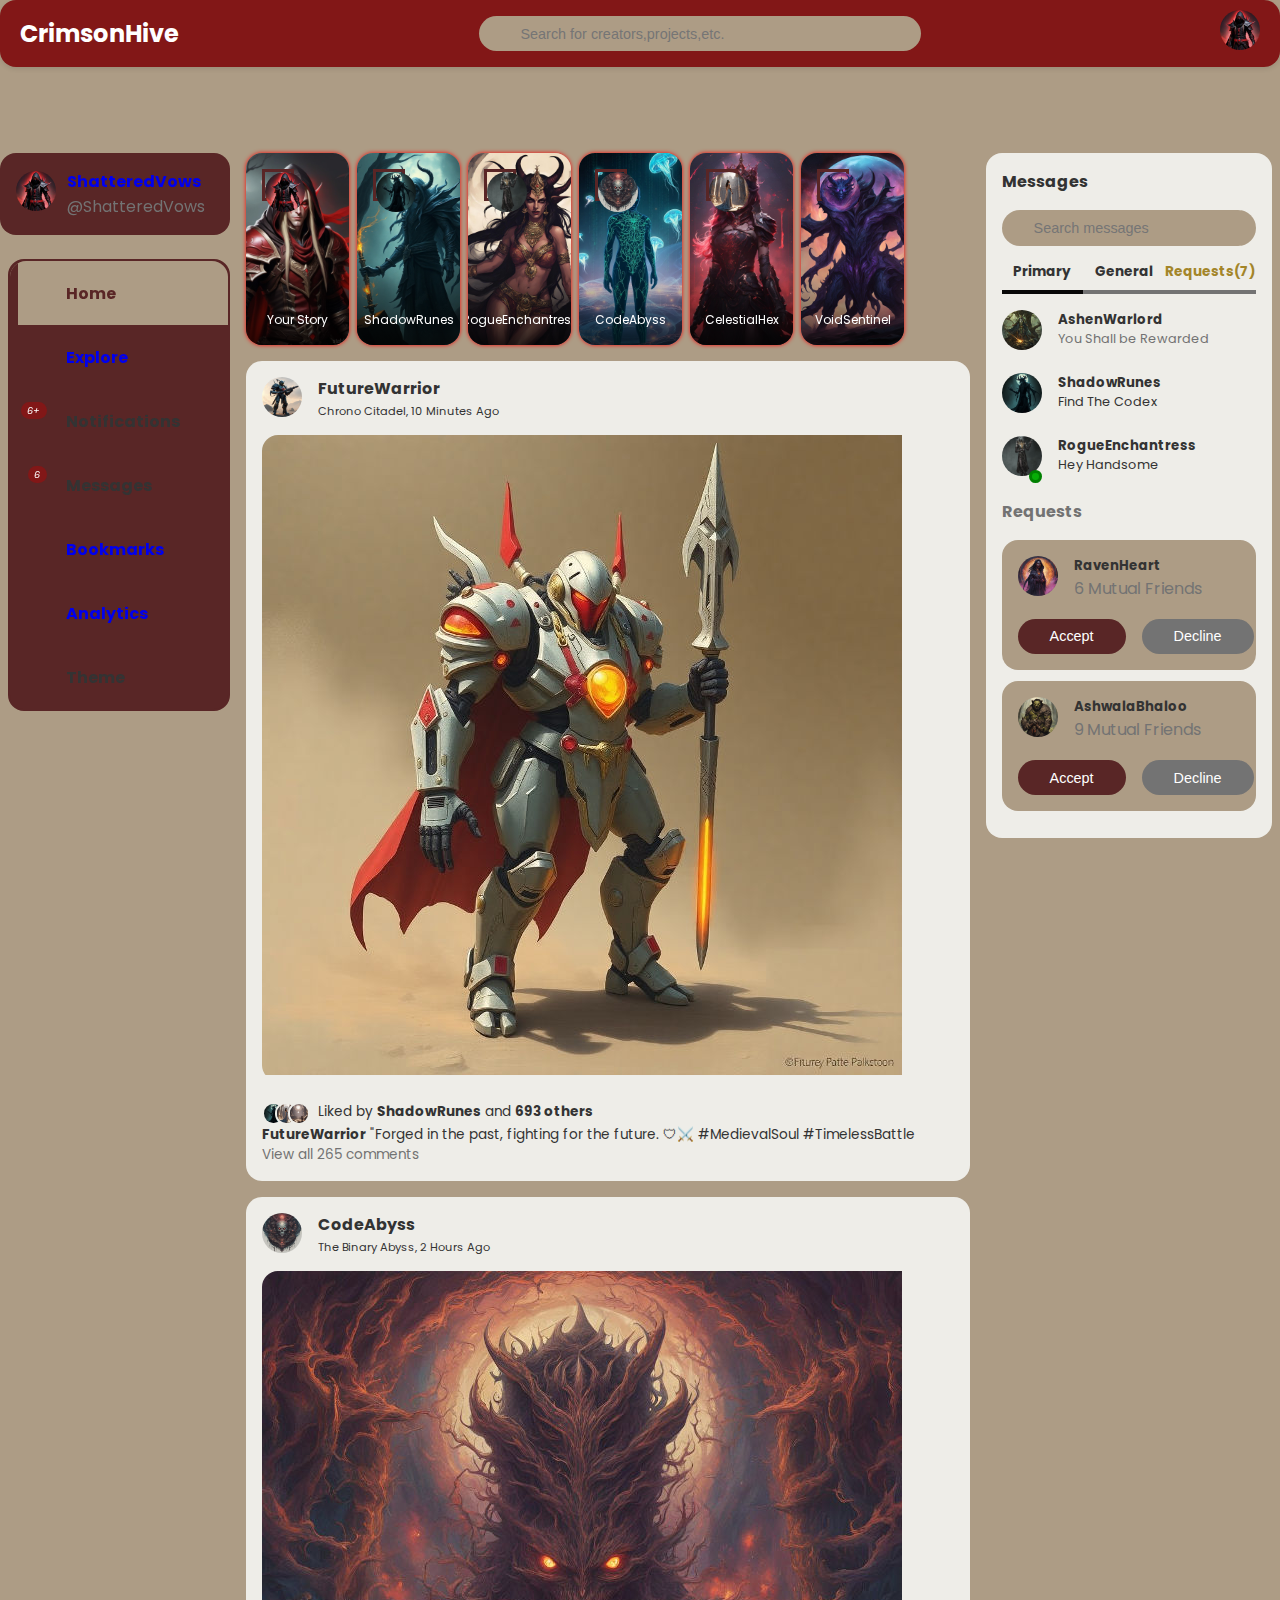
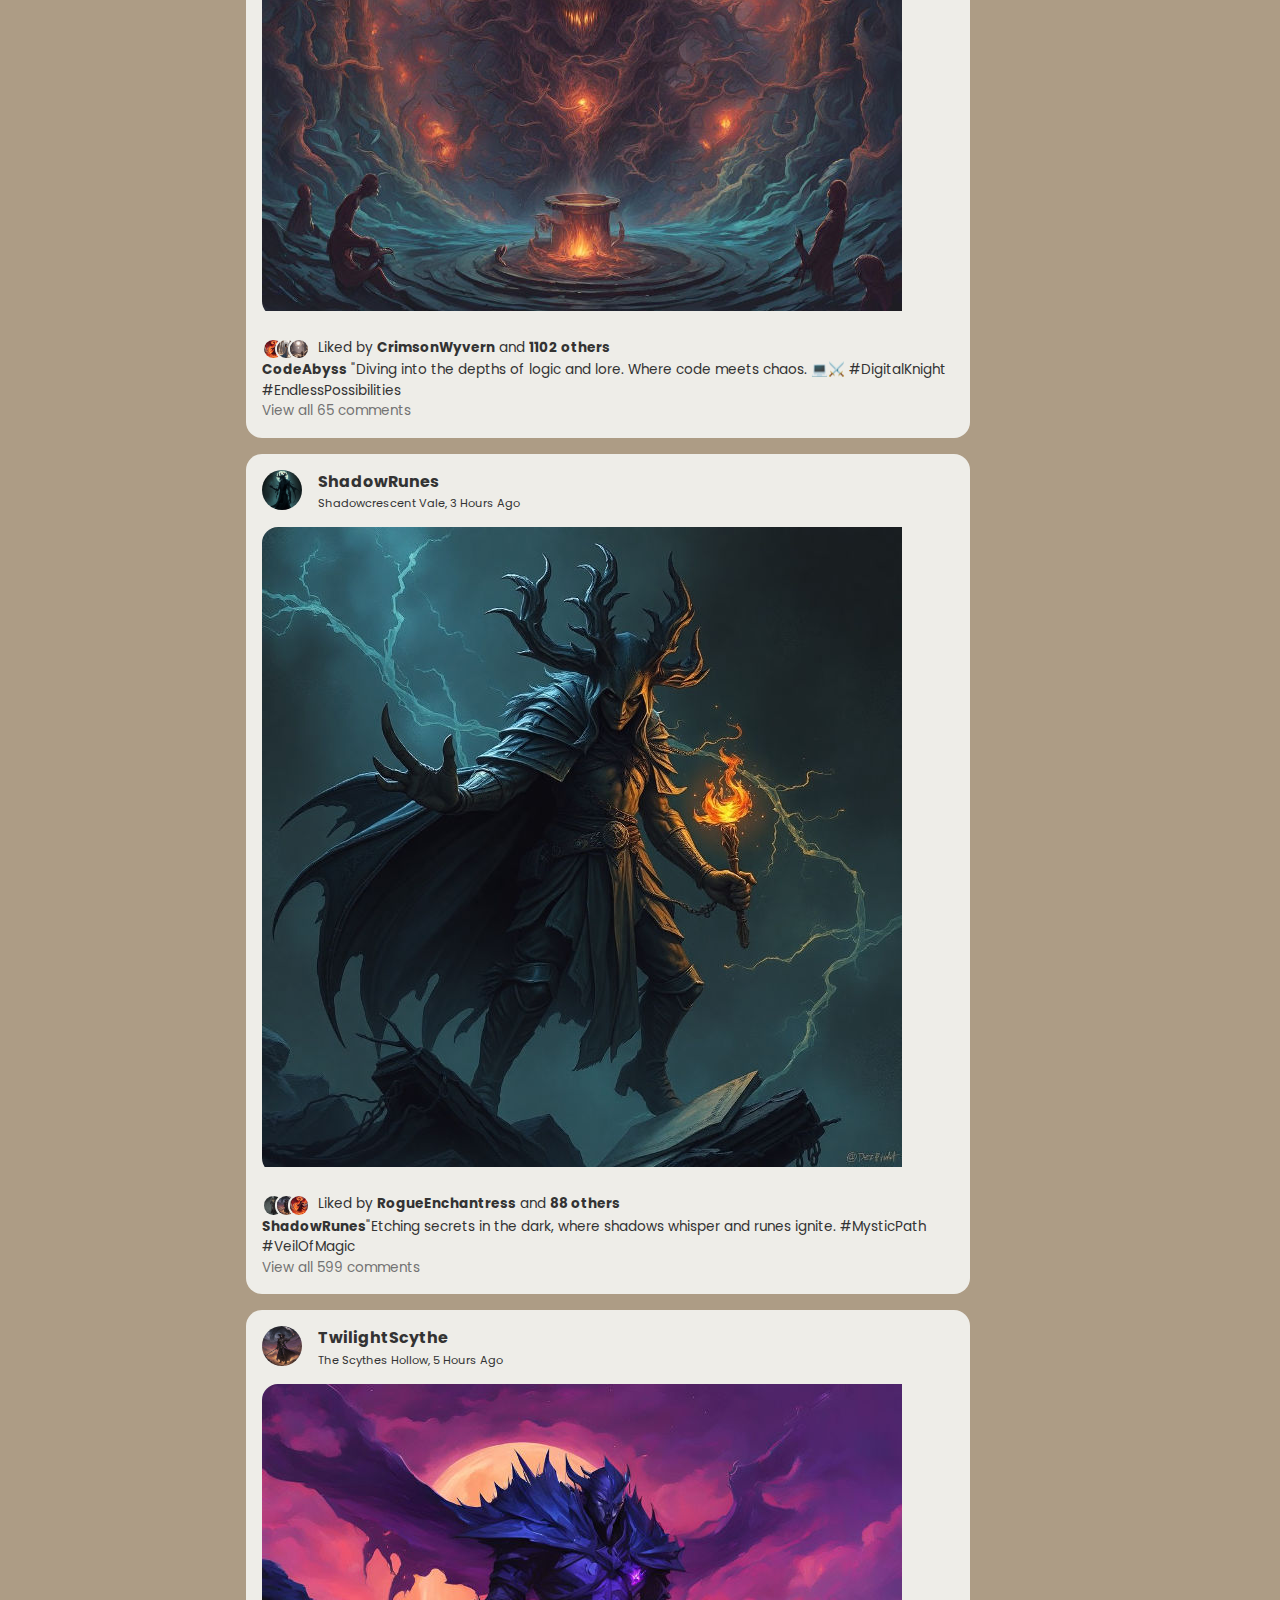
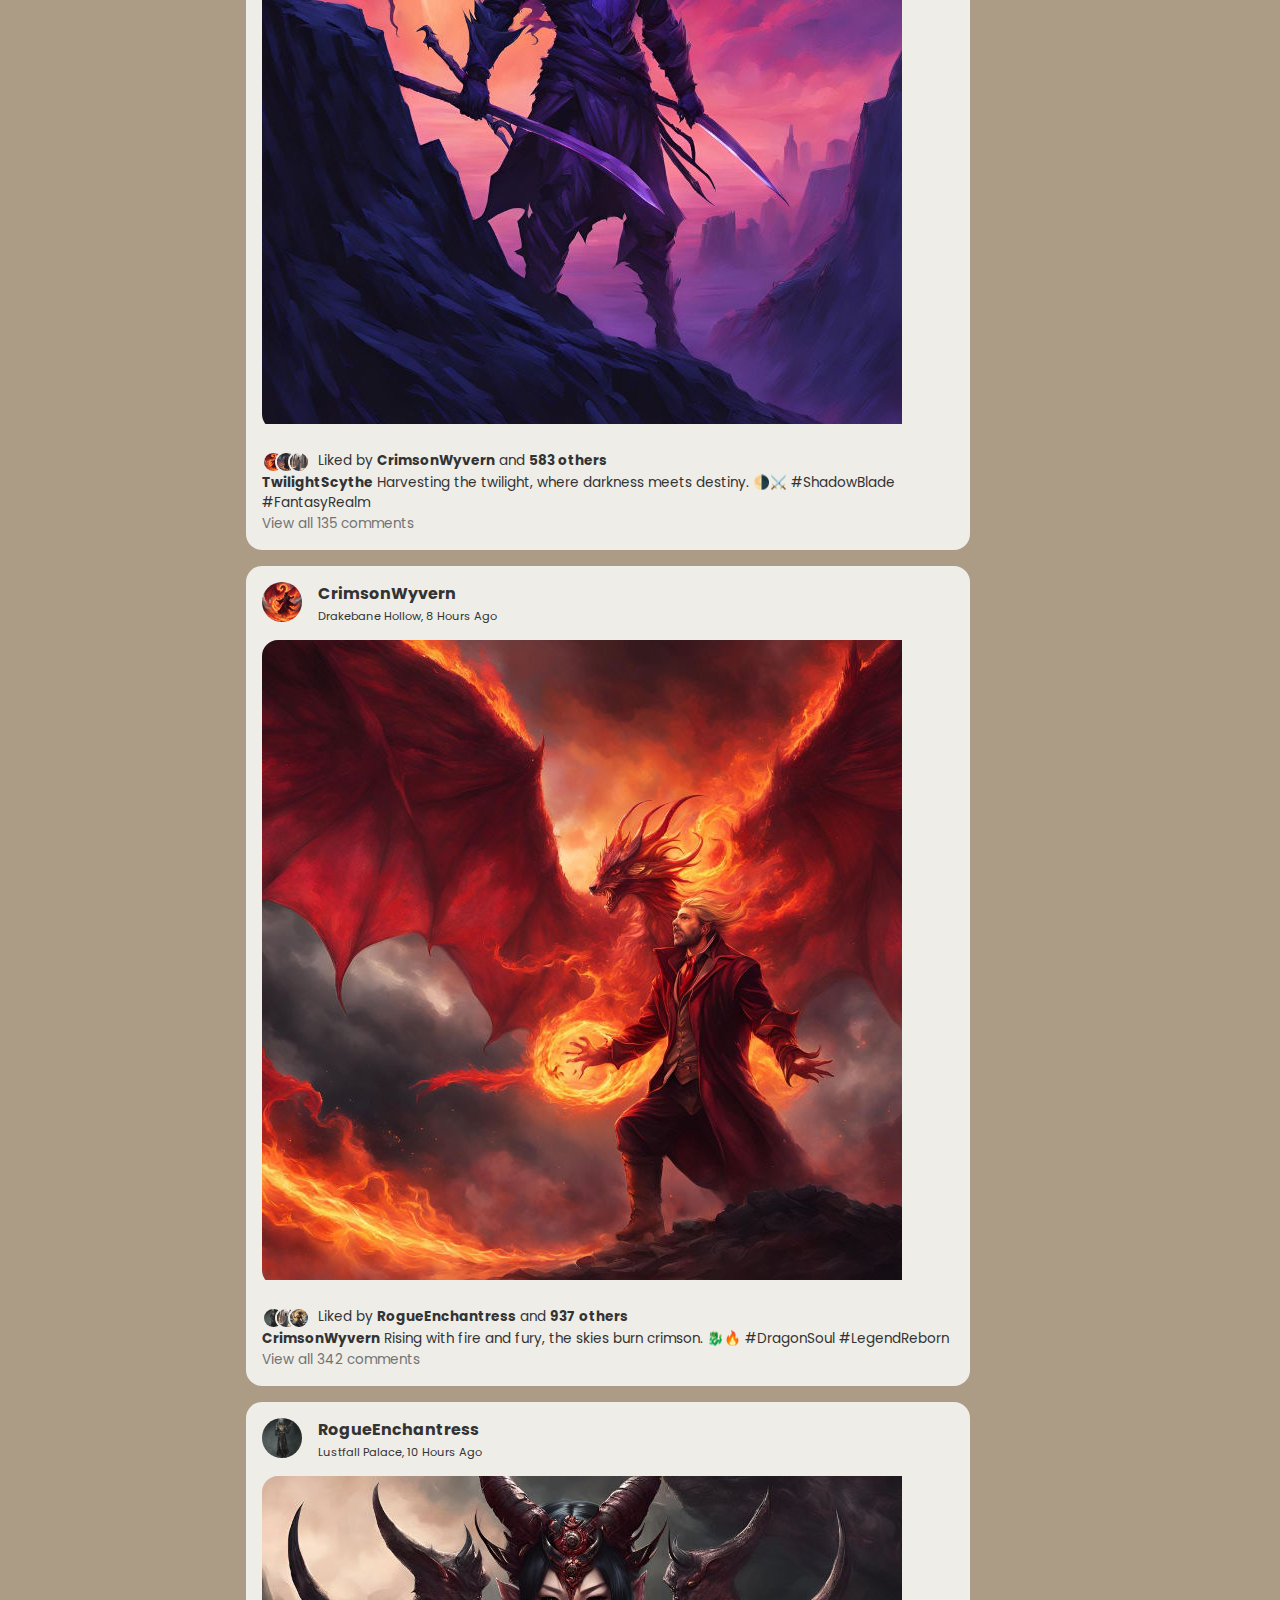
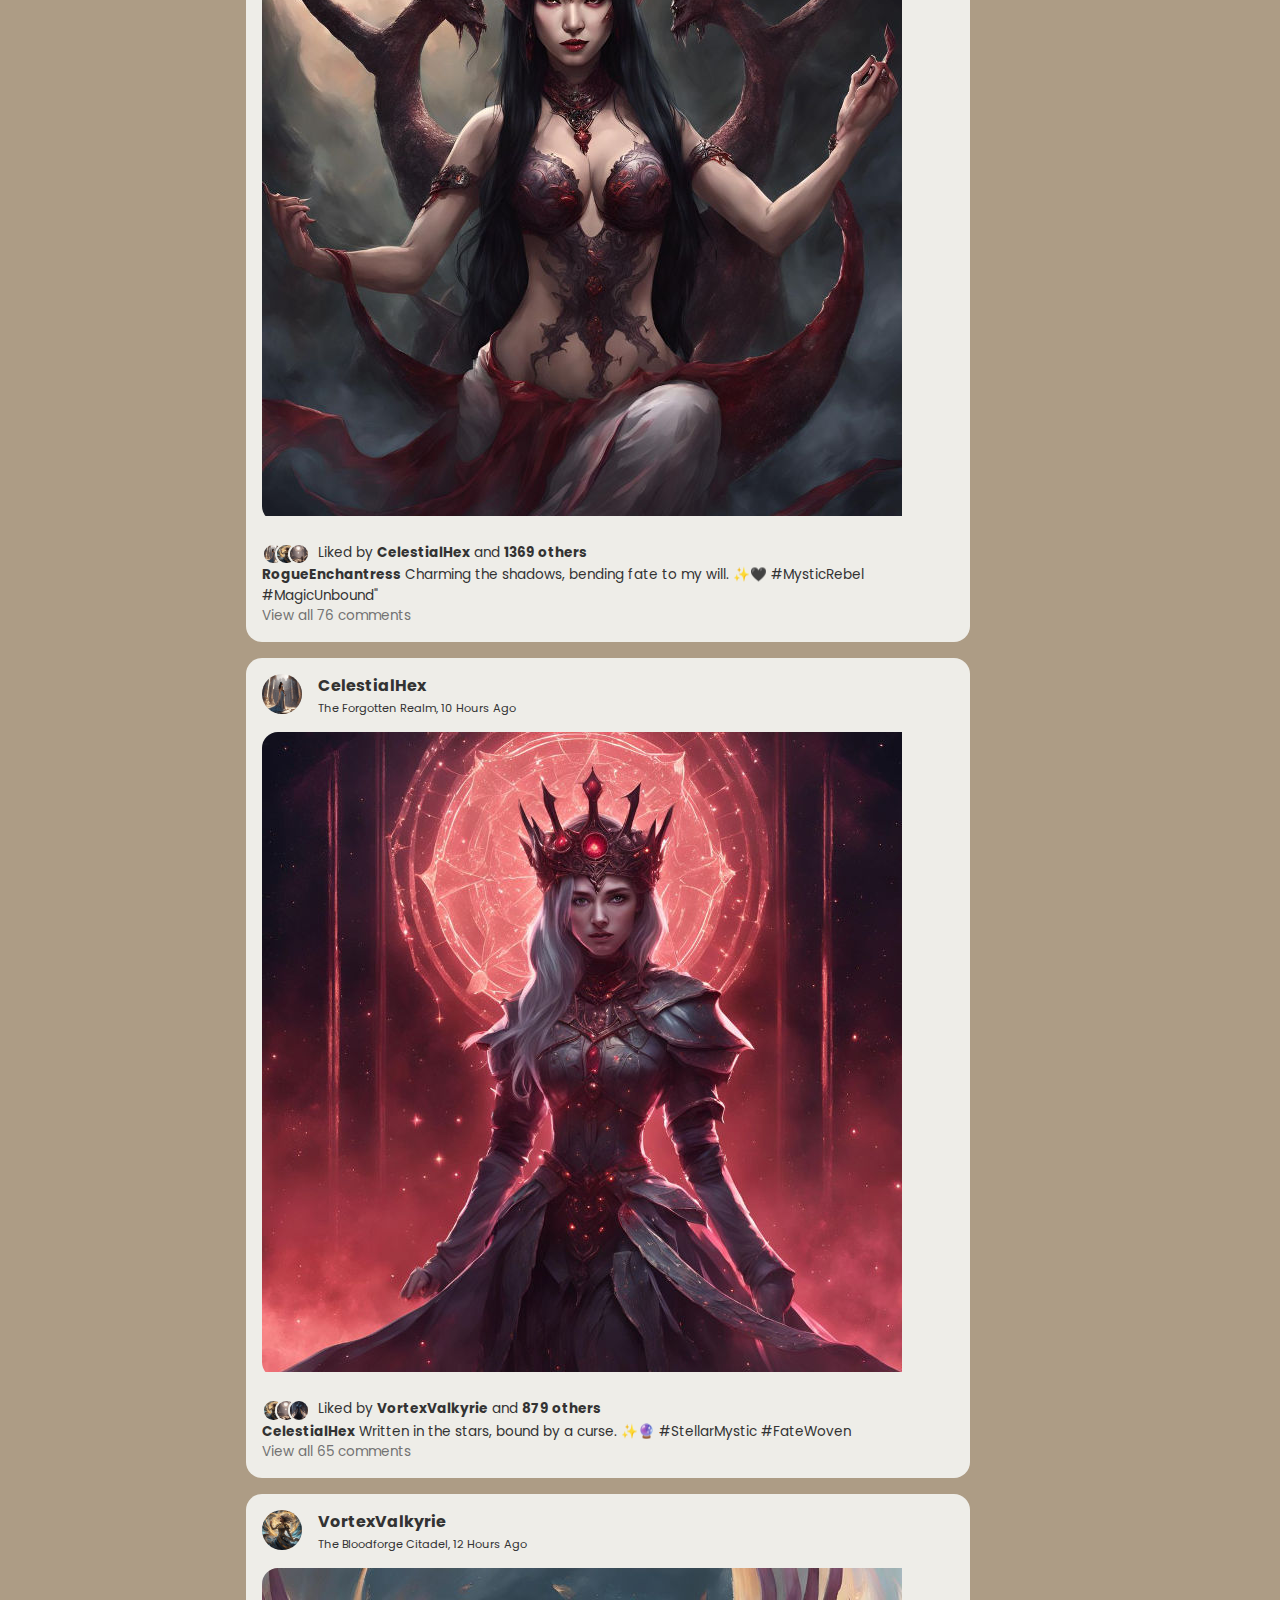
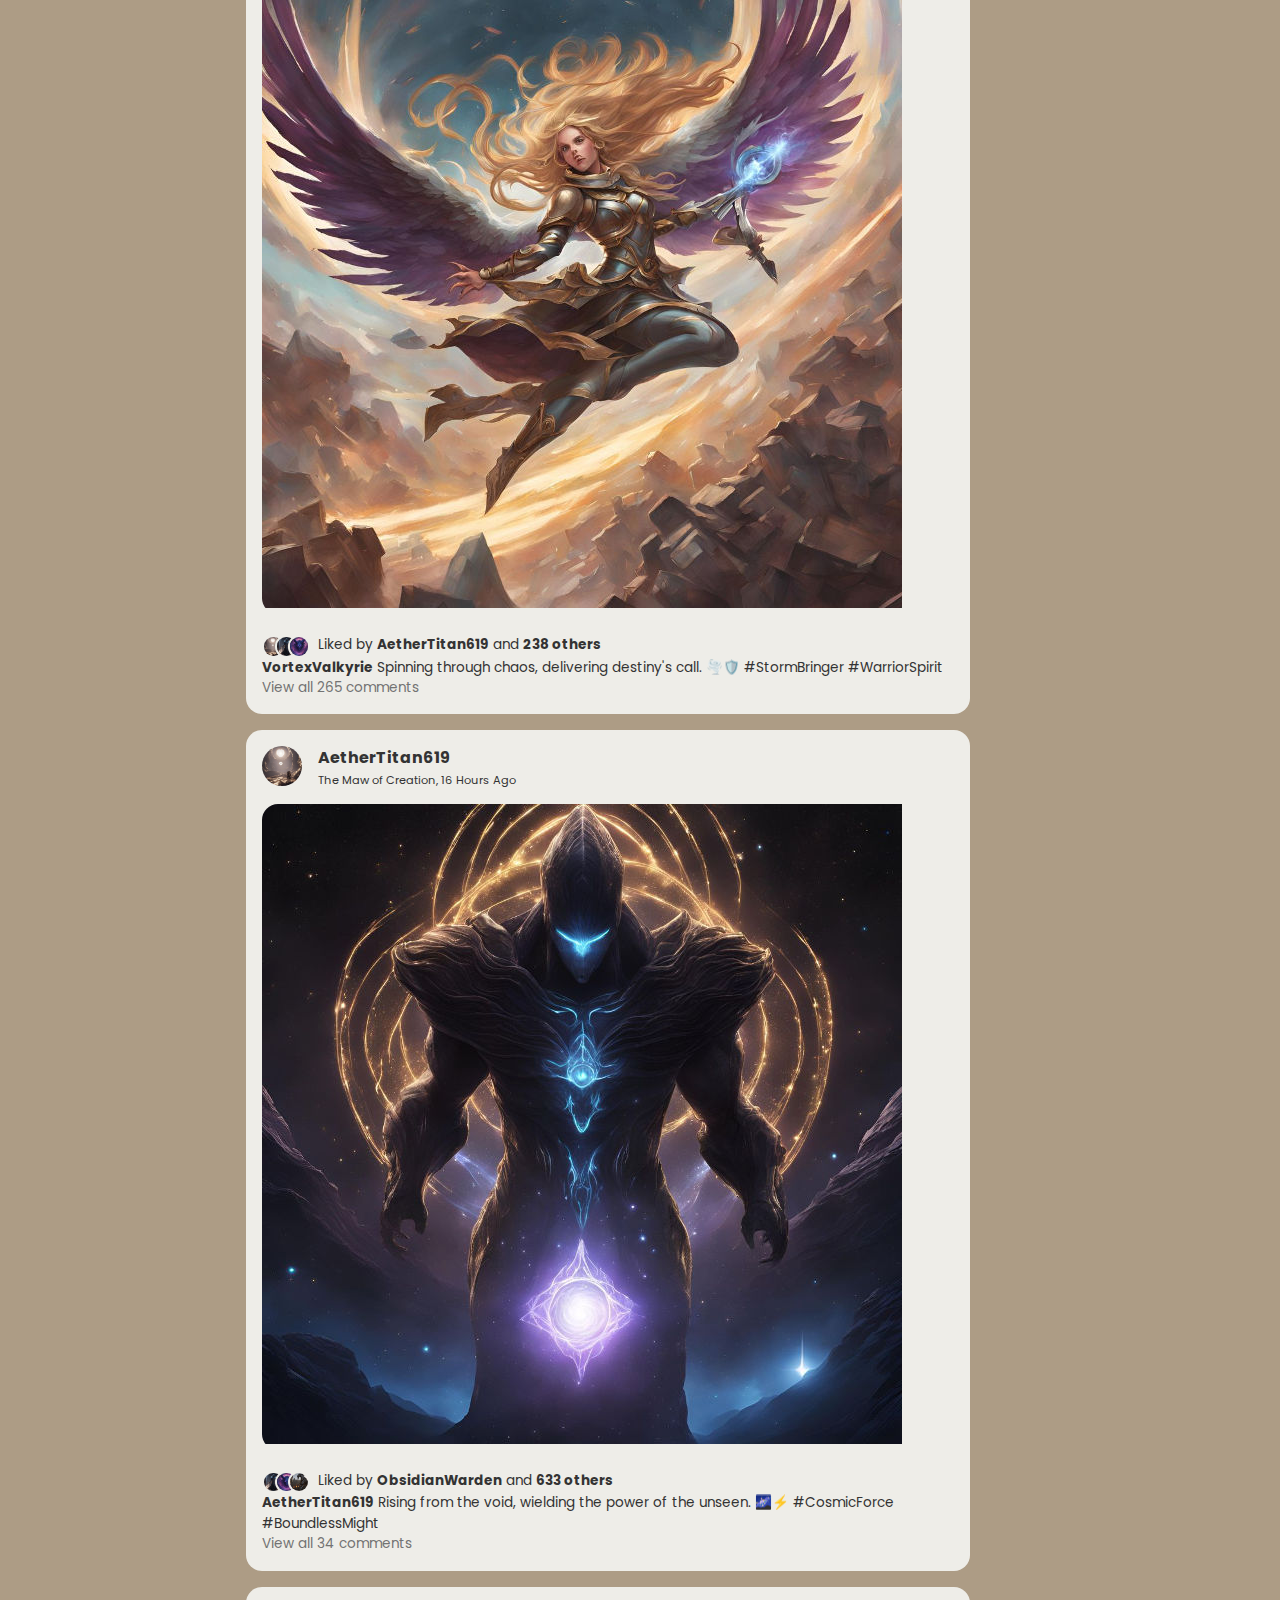
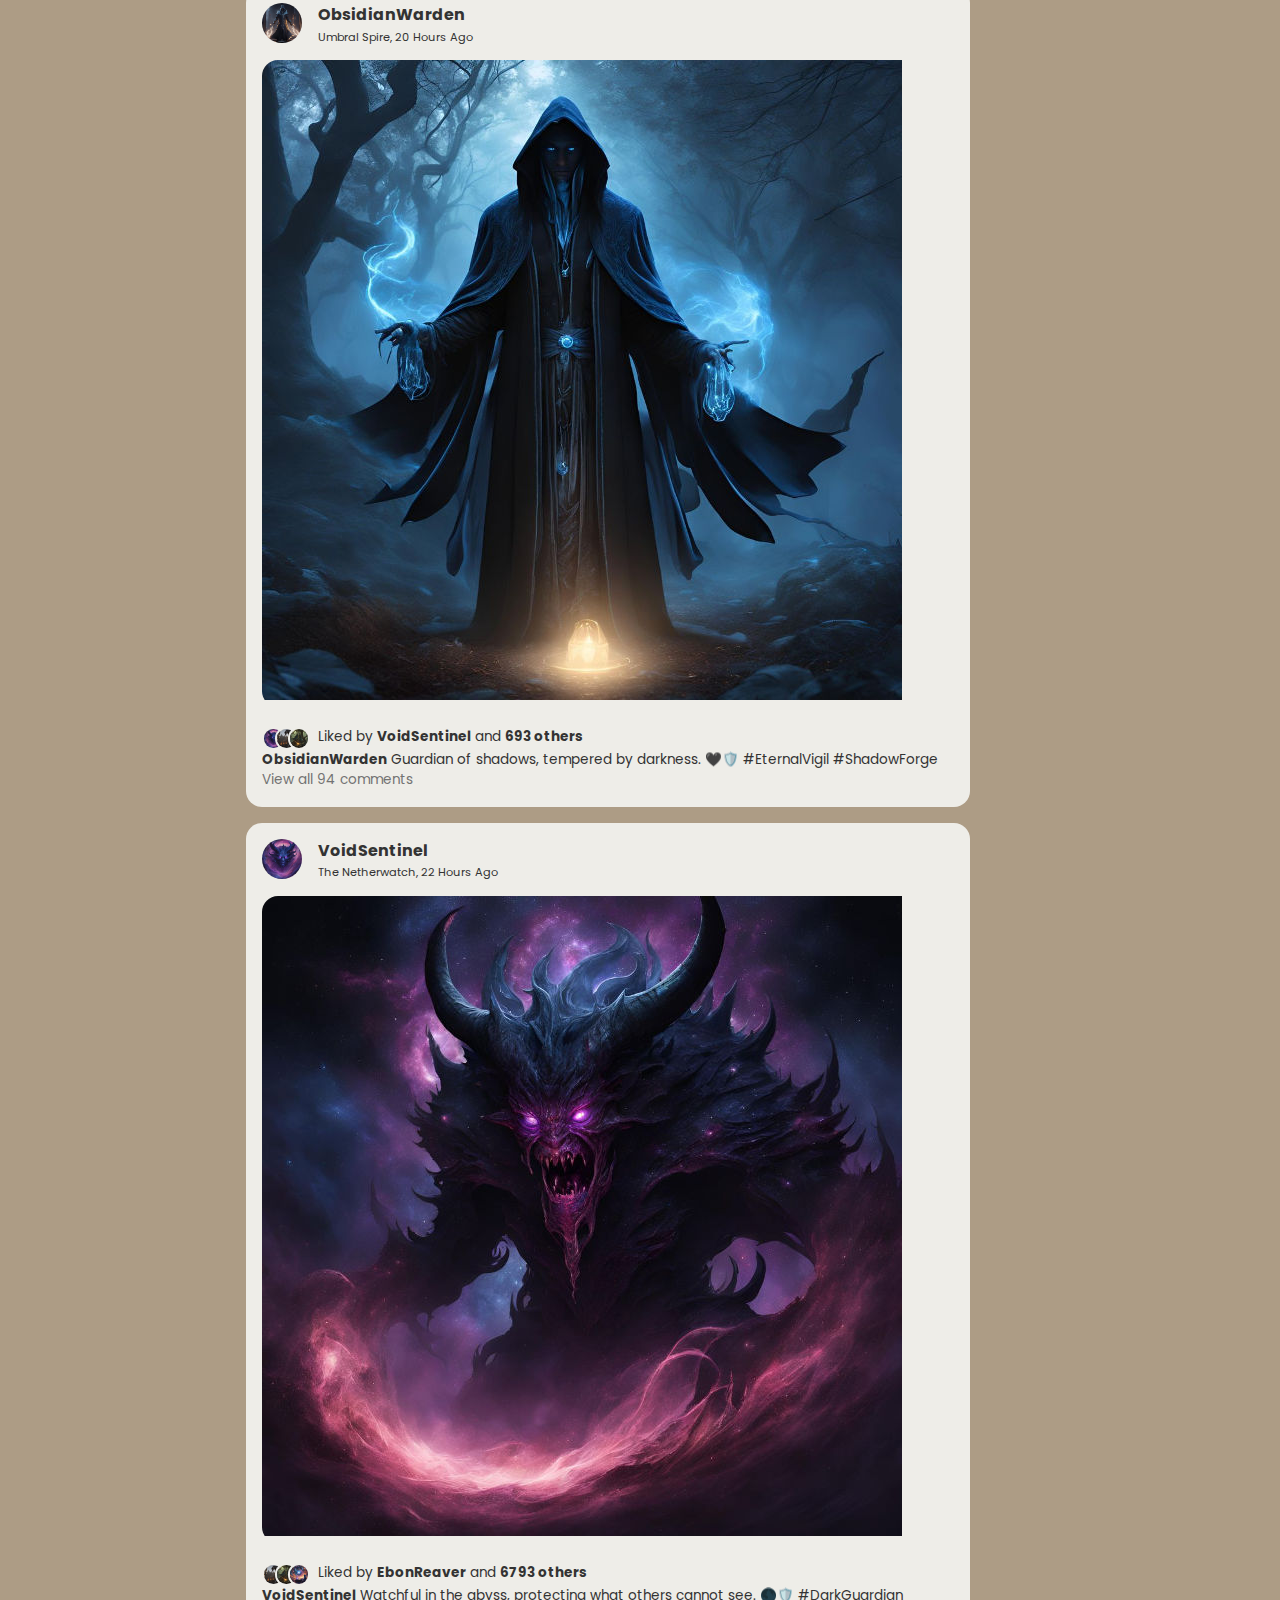
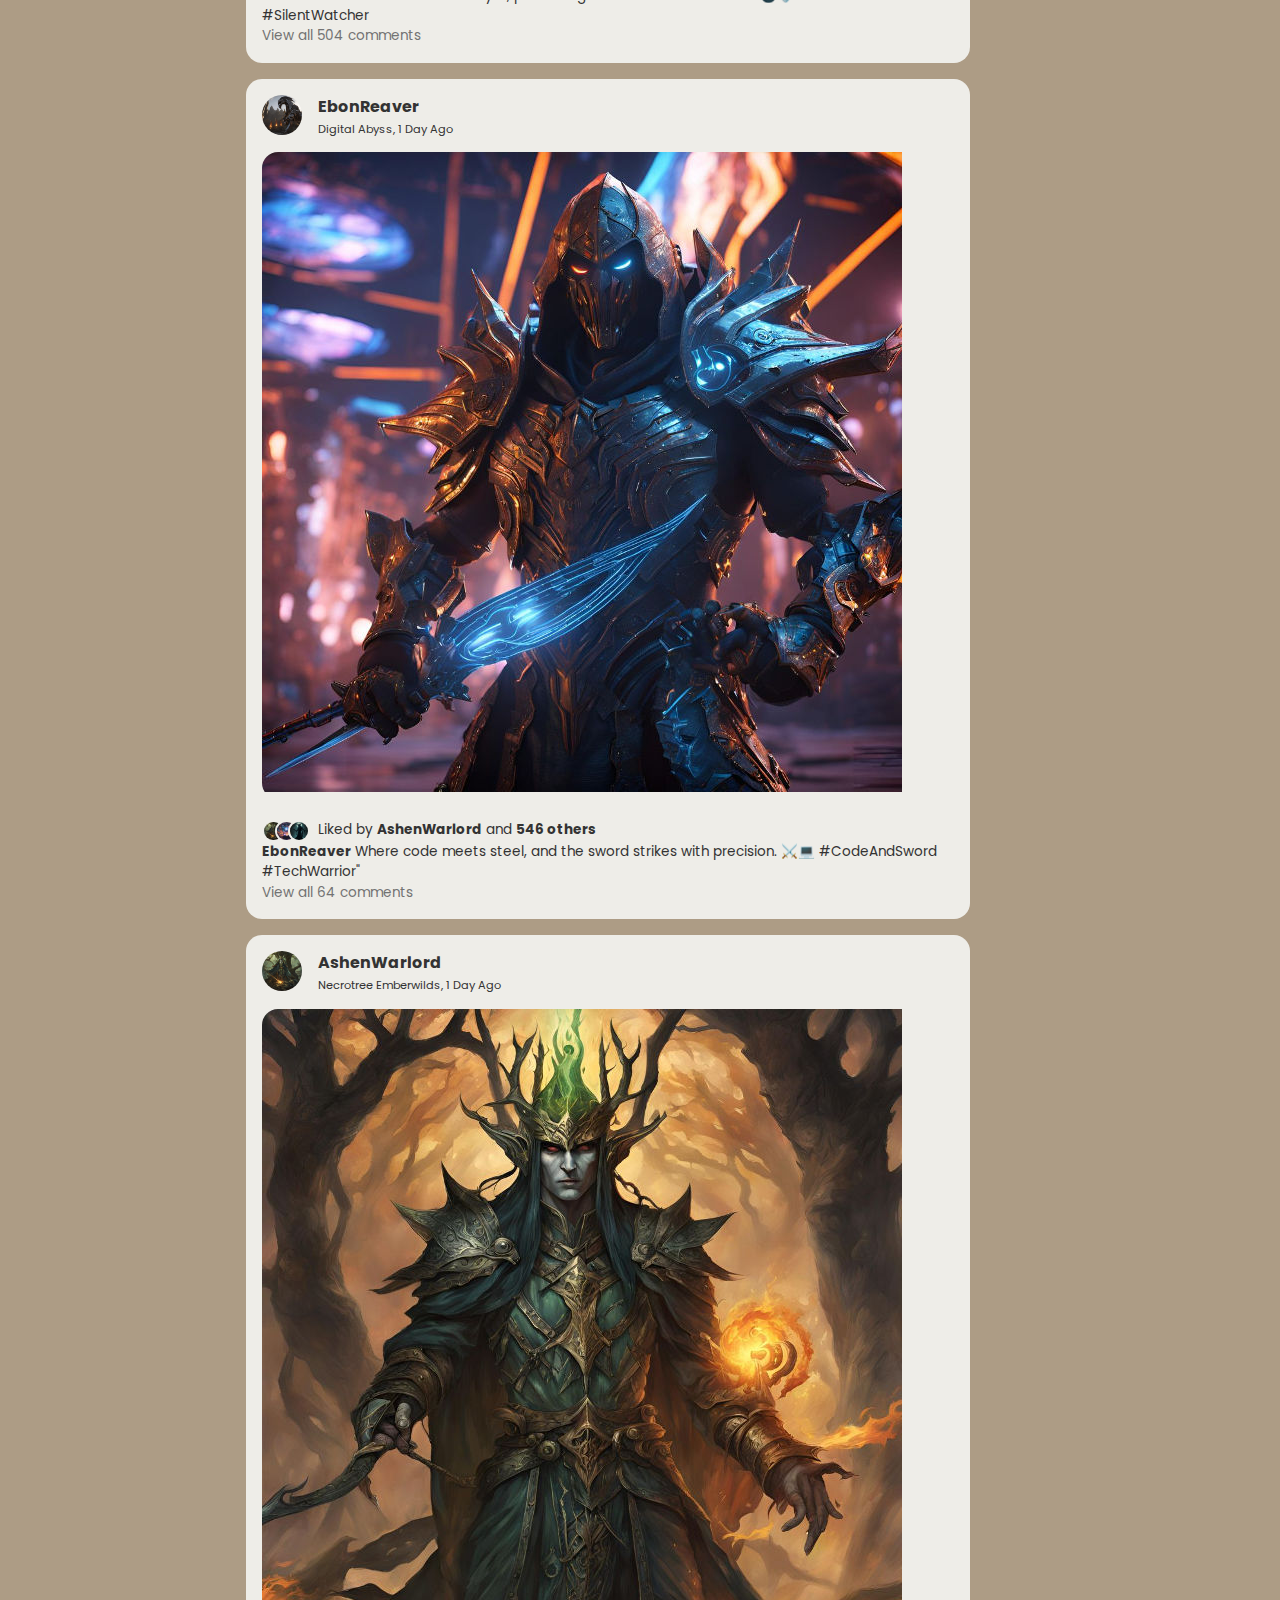
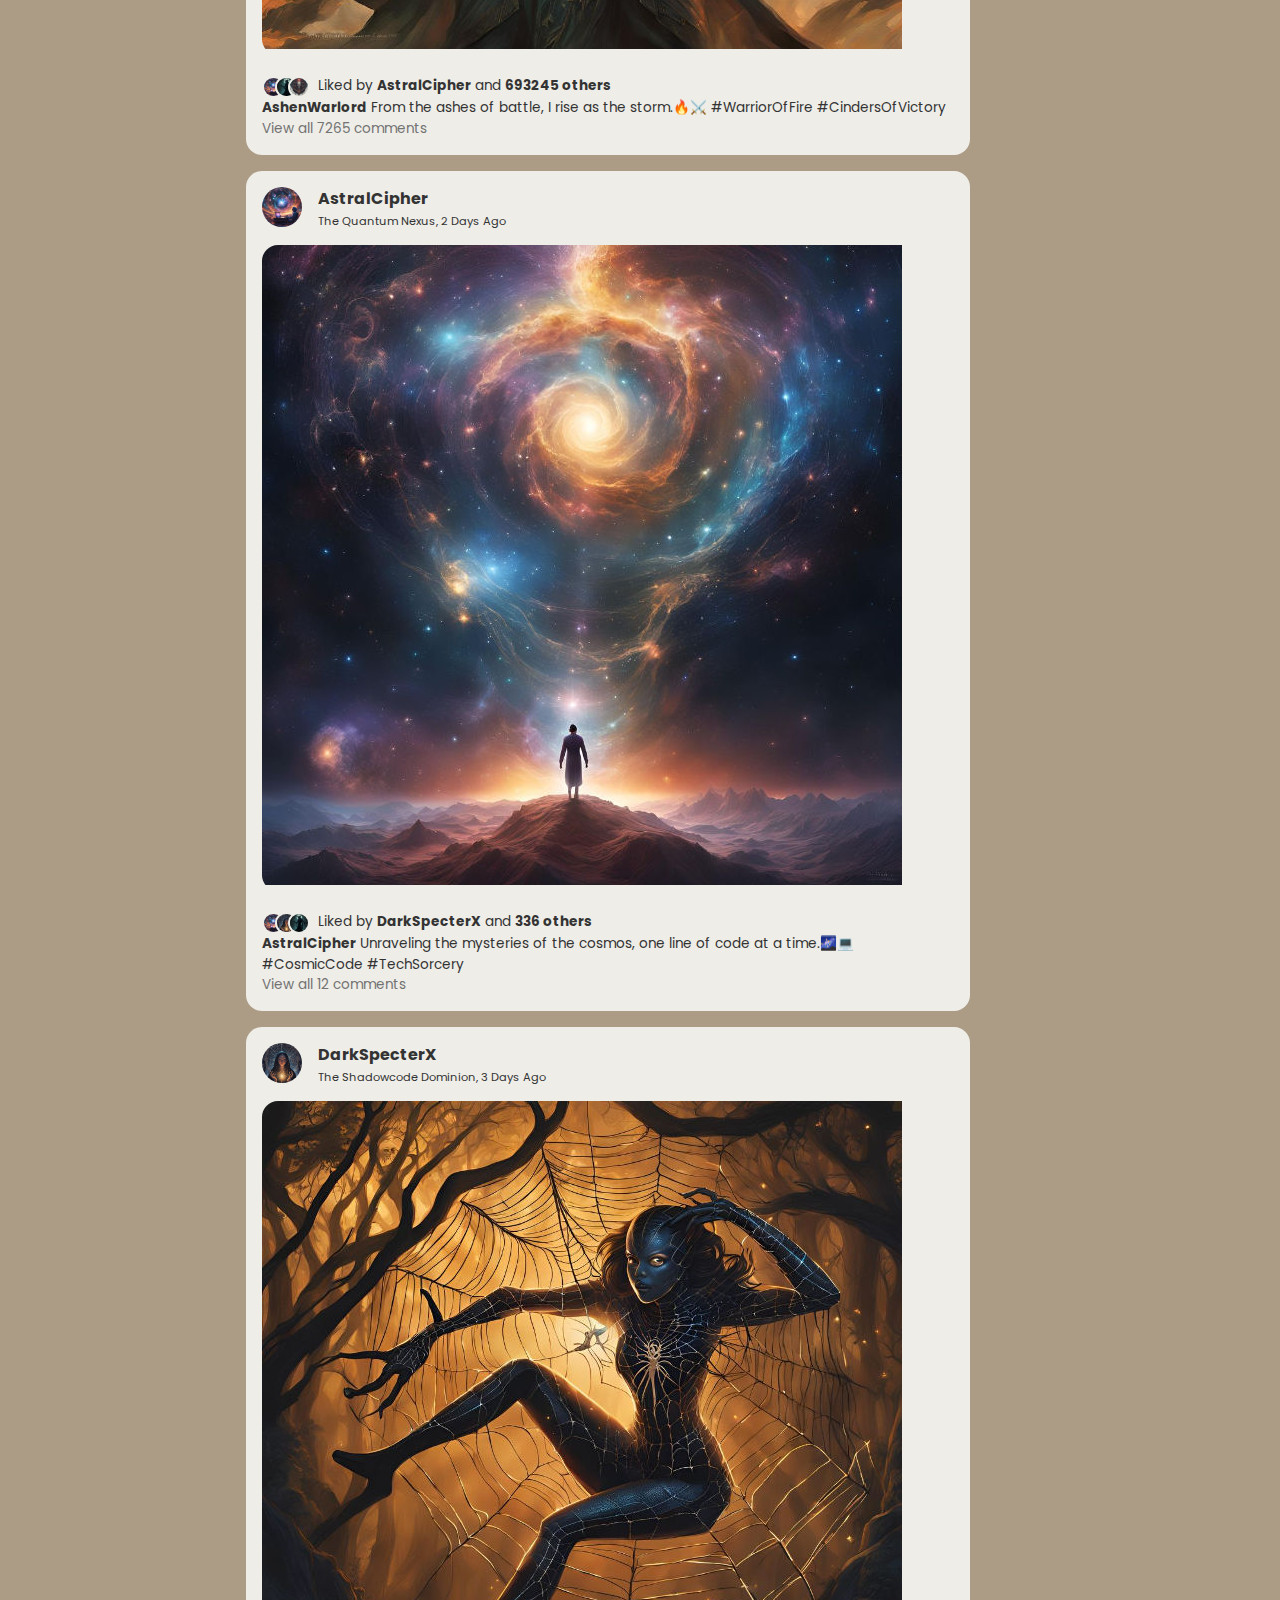
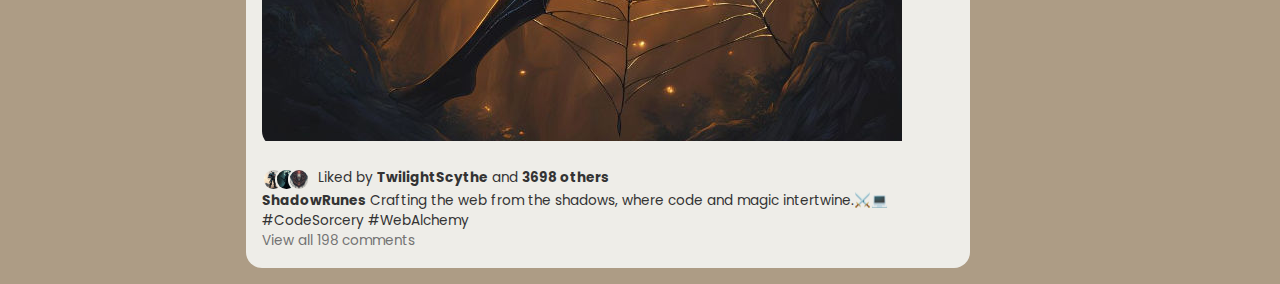
<file: index.html>
<!DOCTYPE html>
<html lang="en">
<head>
    <meta charset="UTF-8">
    <meta name="viewport" content="width=device-width, initial-scale=1.0">
    <title>CrimsonHive - A Facebook Fantasy Web Clone</title>
    <!--ICONSCOUT CDN External CSS-->
    <link rel="stylesheet" href="https://unicons.iconscout.com/release/v2.1.6/css/unicons.css">
    <link rel="stylesheet" href="./index.css">
</head>
<body>
    <nav>
        <div class="container">
            <h2 class="logo">
                CrimsonHive
            </h2>
            <div class="search-bar">
                <i class="uil uil-search"></i>
                <input type="search" placeholder="Search for creators,projects,etc.">
            </div>
            <div class="create">
                <div class="profile-picture">
                    <img src="./images/profile-1.jpg" alt="Profile Pic">
                </div>
            </div>
        </div>
    </nav>

    <!---MAIN SECTION-->
    <main>
        <div class="container">
            <!--LEFT-->
            <div class="left">
                <a href="./profile.html" class="profile">
                    <div class="profile-picture">
                        <img src="./images/profile-1.jpg" alt="Profile Pic">
                    </div>
                    <div class="handle">
                        <h4>ShatteredVows</h4>
                        <p class="text-muted">@ShatteredVows</p>
                    </div>
                </a>

                <!--Left Sidebar-->
                <div class="sidebar">
                    <a href="./index.html" class="menu-item active">
                        <span><i class="uil uil-home"></i></span><h3>Home</h3>
                    </a>
                    <a href="./explore.html" class="menu-item">
                        <span><i class="uil uil-compass"></i></span><h3>Explore</h3>
                    </a>
                    <a class="menu-item" id="notifications">
                        <span><i class="uil uil-bell"><small class="notification-count">6+</small></i></span><h3>Notifications</h3>
                        <!-------------------NOTIFICATION POPUP----------------------->
                        <div class="notifications-popup">
                            <div>
                                <div class="profile-picture">
                                    <img src="./images/profile-2.jpg">
                                </div>
                                <div class="notification-body">
                                    <b>ShadowRunes</b> accepted your friend request
                                    <small class="text-muted">2 Days Ago</small>    
                                </div>
                                <div class="profile-picture">
                                    <img src="./images/profile-3.jpg">
                                </div>
                                <div class="notification-body">
                                    <b>CodeAbyss</b> commented on your post
                                    <small class="text-muted">18 Hours Ago</small>    
                                </div>
                                <div class="profile-picture">
                                    <img src="./images/profile-4.jpg">
                                </div>
                                <div class="notification-body">
                                    <b>Hackerman</b> whom you might know is on <b>CrimsonHive</b>
                                    <small class="text-muted">12 Hours Ago</small>    
                                </div>
                                <div class="profile-picture">
                                    <img src="./images/profile-5.jpg">
                                </div>
                                <div class="notification-body">
                                    <b>RogueEnchantress</b> accepted your friend request
                                    <small class="text-muted">6 Hours Ago</small>    
                                </div>
                                <div class="profile-picture">
                                    <img src="./images/profile-6.jpg">
                                </div>
                                <div class="notification-body">
                                    <b>NetherBlight</b> and 68 others liked your comment
                                    <small class="text-muted">2 Hours Ago</small>    
                                </div>
                                <div class="profile-picture">
                                    <img src="./images/profile-7.jpg">
                                </div>
                                <div class="notification-body">
                                    <b>ObsidianWarden</b> and 95 others liked your post
                                    <small class="text-muted">17 Minutes Ago</small>    
                                </div>
                                
                            </div>
                        </div>

                    </a>
                    <a class="menu-item">
                        <span><i class="uil uil-envelope-alt"><small class="notification-count">6</small></i></span><h3>Messages</h3>
                    </a>
                    <a href="./bookmarks.html" class="menu-item">
                        <span><i class="uil uil-bookmark"></i></span><h3>Bookmarks</h3>
                    </a>
                    <a href="./analytics.html" class="menu-item">
                        <span><i class="uil uil-chart-line"></i></span><h3>Analytics</h3>
                    </a>
                    <a class="menu-item" id="theme">
                        <span><i class="uil uil-palette"></i></span><h3>Theme</h3>
                    </a>
                </div>
                <!--END OF SIDEBAR-->
            </div>
            <!--END OF LEFT-->



            <div class="middle">
                <!--STORIES-->
                <div class="stories">
                    <div class="story">
                        <div class="profile-picture">
                            <img src="./images/profile-1.jpg" alt="">
                        </div>
                        <p class="name">Your Story</p>
                    </div>
                    <div class="story">
                        <div class="profile-picture">
                            <img src="./images/profile-2.jpg" alt="">
                        </div>
                        <p class="name">ShadowRunes</p>
                    </div>
                    <div class="story">
                        <div class="profile-picture">
                            <img src="./images/profile-5.jpg" alt="">
                        </div>
                        <p class="name">RogueEnchantress</p>
                    </div>
                    <div class="story">
                        <div class="profile-picture">
                            <img src="./images/profile-3.jpg" alt="">
                        </div>
                        <p class="name">CodeAbyss</p>
                    </div>
                    <div class="story">
                        <div class="profile-picture">
                            <img src="./images/profile-8.jpg" alt="">
                        </div>
                        <p class="name">CelestialHex</p>
                    </div>
                    <div class="story">
                        <div class="profile-picture">
                            <img src="./images/profile-12.jpg" alt="">
                        </div>
                        <p class="name">VoidSentinel</p>
                    </div>
                </div>

                <!--END OF STORIES-->
                <!--FEEDS-->
                <div class="feeds">
                    <!--FEED 1-->
                    <div class="feed">
                        <div class="head">
                            <div class="user">
                                <div class="profile-picture">
                                    <img src="./images/profile-4.jpg" alt="">
                                </div>
                                <div class="ingo">
                                    <h3>FutureWarrior</h3>
                                    <small>Chrono Citadel, 10 Minutes Ago</small>
                                </div>
                            </div>
                            <span class="edit">
                                <i class="uil uil-ellipsis-h"></i>
                            </span>
                        </div>
                        <div class="photo">
                            <img src="./images/feed-1.jpg" alt="">
                        </div>

                        <div class="action-button">
                            <div class="interaction-buttons">
                                <span><i class="uil uil-heart"></i></span>
                                <span><i class="uil uil-comment-dots"></i></span>
                                <span><i class="uil uil-share-alt"></i></span>
                            </div>
                            <div class="bookmark">
                                <span><i class="uil uil-bookmark-full"></i></span>
                            </div>
                        </div>
                        <div class="liked-by">
                            <span><img src="./images/profile-2.jpg" alt=""></span>
                            <span><img src="./images/profile-8.jpg" alt=""></span>
                            <span><img src="./images/profile-10.jpg" alt=""></span>
                            <p>Liked by <b>ShadowRunes</b> and <b>693 others</b></p>
                        </div>

                        <div class="caption">
                            <p><b>FutureWarrior</b> "Forged in the past, fighting for the future. 🛡⚔️ <span class="hash-tag">#MedievalSoul #TimelessBattle</span></p>
                        </div>
                        <div class="comments text-muted">
                            View all 265 comments
                        </div>
                    </div>
                    <!--FEED 1 END-->

                    <!--FEED 2-->
                    <div class="feed">
                        <div class="head">
                            <div class="user">
                                <div class="profile-picture">
                                    <img src="./images/profile-3.jpg" alt="">
                                </div>
                                <div class="ingo">
                                    <h3>CodeAbyss</h3>
                                    <small>The Binary Abyss, 2 Hours Ago</small>
                                </div>
                            </div>
                            <span class="edit">
                                <i class="uil uil-ellipsis-h"></i>
                            </span>
                        </div>
                        <div class="photo">
                            <img src="./images/feed-2.jpg" alt="">
                        </div>

                        <div class="action-button">
                            <div class="interaction-buttons">
                                <span><i class="uil uil-heart"></i></span>
                                <span><i class="uil uil-comment-dots"></i></span>
                                <span><i class="uil uil-share-alt"></i></span>
                            </div>
                            <div class="bookmark">
                                <span><i class="uil uil-bookmark-full"></i></span>
                            </div>
                        </div>
                        <div class="liked-by">
                            <span><img src="./images/profile-7.jpg" alt=""></span>
                            <span><img src="./images/profile-8.jpg" alt=""></span>
                            <span><img src="./images/profile-10.jpg" alt=""></span>
                            <p>Liked by <b>CrimsonWyvern</b> and <b>1102 others</b></p>
                        </div>

                        <div class="caption">
                            <p><b>CodeAbyss</b> "Diving into the depths of logic and lore. Where code meets chaos. 💻⚔️ <span class="hash-tag">#DigitalKnight #EndlessPossibilities</span></p>
                        </div>
                        <div class="comments text-muted">
                            View all 65 comments
                        </div>
                    </div>
                    <!--FEED 2 END-->

                    <!--FEED 3-->
                    <div class="feed">
                        <div class="head">
                            <div class="user">
                                <div class="profile-picture">
                                    <img src="./images/profile-2.jpg" alt="">
                                </div>
                                <div class="ingo">
                                    <h3>ShadowRunes</h3>
                                    <small>Shadowcrescent Vale, 3 Hours Ago</small>
                                </div>
                            </div>
                            <span class="edit">
                                <i class="uil uil-ellipsis-h"></i>
                            </span>
                        </div>
                        <div class="photo">
                            <img src="./images/feed-3.jpg" alt="">
                        </div>

                        <div class="action-button">
                            <div class="interaction-buttons">
                                <span><i class="uil uil-heart"></i></span>
                                <span><i class="uil uil-comment-dots"></i></span>
                                <span><i class="uil uil-share-alt"></i></span>
                            </div>
                            <div class="bookmark">
                                <span><i class="uil uil-bookmark-full"></i></span>
                            </div>
                        </div>
                        <div class="liked-by">
                            <span><img src="./images/profile-5.jpg" alt=""></span>
                            <span><img src="./images/profile-6.jpg" alt=""></span>
                            <span><img src="./images/profile-7.jpg" alt=""></span>
                            <p>Liked by <b>RogueEnchantress</b> and <b>88 others</b></p>
                        </div>

                        <div class="caption">
                            <p><b>ShadowRunes</b>"Etching secrets in the dark, where shadows whisper and runes ignite. <span class="hash-tag">#MysticPath #VeilOfMagic</span></p>
                        </div>
                        <div class="comments text-muted">
                            View all 599 comments
                        </div>
                    </div>
                    <!--FEED 3 END-->

                    <!--FEED 4-->
                    <div class="feed">
                        <div class="head">
                            <div class="user">
                                <div class="profile-picture">
                                    <img src="./images/profile-6.jpg" alt="">
                                </div>
                                <div class="ingo">
                                    <h3>TwilightScythe</h3>
                                    <small>The Scythes Hollow, 5 Hours Ago</small>
                                </div>
                            </div>
                            <span class="edit">
                                <i class="uil uil-ellipsis-h"></i>
                            </span>
                        </div>
                        <div class="photo">
                            <img src="./images/feed-4.jpg" alt="">
                        </div>

                        <div class="action-button">
                            <div class="interaction-buttons">
                                <span><i class="uil uil-heart"></i></span>
                                <span><i class="uil uil-comment-dots"></i></span>
                                <span><i class="uil uil-share-alt"></i></span>
                            </div>
                            <div class="bookmark">
                                <span><i class="uil uil-bookmark-full"></i></span>
                            </div>
                        </div>
                        <div class="liked-by">
                            <span><img src="./images/profile-7.jpg" alt=""></span>
                            <span><img src="./images/profile-6.jpg" alt=""></span>
                            <span><img src="./images/profile-8.jpg" alt=""></span>
                            <p>Liked by <b>CrimsonWyvern</b> and <b>583 others</b></p>
                        </div>

                        <div class="caption">
                            <p><b>TwilightScythe</b> Harvesting the twilight, where darkness meets destiny. 🌗⚔️<span class="hash-tag"> #ShadowBlade #FantasyRealm</span></p>
                        </div>
                        <div class="comments text-muted">
                            View all 135 comments
                        </div>
                    </div>
                    <!--FEED 4 END-->

                    <!--FEED 5-->
                    <div class="feed">
                        <div class="head">
                            <div class="user">
                                <div class="profile-picture">
                                    <img src="./images/profile-7.jpg" alt="">
                                </div>
                                <div class="ingo">
                                    <h3>CrimsonWyvern</h3>
                                    <small>Drakebane Hollow, 8 Hours Ago</small>
                                </div>
                            </div>
                            <span class="edit">
                                <i class="uil uil-ellipsis-h"></i>
                            </span>
                        </div>
                        <div class="photo">
                            <img src="./images/feed-5.jpg" alt="">
                        </div>

                        <div class="action-button">
                            <div class="interaction-buttons">
                                <span><i class="uil uil-heart"></i></span>
                                <span><i class="uil uil-comment-dots"></i></span>
                                <span><i class="uil uil-share-alt"></i></span>
                            </div>
                            <div class="bookmark">
                                <span><i class="uil uil-bookmark-full"></i></span>
                            </div>
                        </div>
                        <div class="liked-by">
                            <span><img src="./images/profile-5.jpg" alt=""></span>
                            <span><img src="./images/profile-8.jpg" alt=""></span>
                            <span><img src="./images/profile-9.jpg" alt=""></span>
                            <p>Liked by <b>RogueEnchantress</b> and <b>937 others</b></p>
                        </div>

                        <div class="caption">
                            <p><b>CrimsonWyvern</b> Rising with fire and fury, the skies burn crimson. 🐉🔥  <span class="hash-tag">#DragonSoul #LegendReborn</span></p>
                        </div>
                        <div class="comments text-muted">
                            View all 342 comments
                        </div>
                    </div>
                    <!--FEED 5 END-->

                    <!--FEED 6-->
                    <div class="feed">
                        <div class="head">
                            <div class="user">
                                <div class="profile-picture">
                                    <img src="./images/profile-5.jpg" alt="">
                                </div>
                                <div class="ingo">
                                    <h3>RogueEnchantress</h3>
                                    <small>Lustfall Palace, 10 Hours Ago</small>
                                </div>
                            </div>
                            <span class="edit">
                                <i class="uil uil-ellipsis-h"></i>
                            </span>
                        </div>
                        <div class="photo">
                            <img src="./images/feed-6.jpg" alt="">
                        </div>

                        <div class="action-button">
                            <div class="interaction-buttons">
                                <span><i class="uil uil-heart"></i></span>
                                <span><i class="uil uil-comment-dots"></i></span>
                                <span><i class="uil uil-share-alt"></i></span>
                            </div>
                            <div class="bookmark">
                                <span><i class="uil uil-bookmark-full"></i></span>
                            </div>
                        </div>
                        <div class="liked-by">
                            <span><img src="./images/profile-8.jpg" alt=""></span>
                            <span><img src="./images/profile-9.jpg" alt=""></span>
                            <span><img src="./images/profile-10.jpg" alt=""></span>
                            <p>Liked by <b>CelestialHex</b> and <b>1369 others</b></p>
                        </div>

                        <div class="caption">
                            <p><b>RogueEnchantress</b> Charming the shadows, bending fate to my will. ✨🖤 <span class="hash-tag">#MysticRebel #MagicUnbound"</span></p>
                        </div>
                        <div class="comments text-muted">
                            View all 76 comments
                        </div>
                    </div>
                    <!--FEED 6 END-->

                    <!--FEED 7-->
                    <div class="feed">
                        <div class="head">
                            <div class="user">
                                <div class="profile-picture">
                                    <img src="./images/profile-8.jpg" alt="">
                                </div>
                                <div class="ingo">
                                    <h3>CelestialHex</h3>
                                    <small>The Forgotten Realm, 10 Hours Ago</small>
                                </div>
                            </div>
                            <span class="edit">
                                <i class="uil uil-ellipsis-h"></i>
                            </span>
                        </div>
                        <div class="photo">
                            <img src="./images/feed-7.jpg" alt="">
                        </div>

                        <div class="action-button">
                            <div class="interaction-buttons">
                                <span><i class="uil uil-heart"></i></span>
                                <span><i class="uil uil-comment-dots"></i></span>
                                <span><i class="uil uil-share-alt"></i></span>
                            </div>
                            <div class="bookmark">
                                <span><i class="uil uil-bookmark-full"></i></span>
                            </div>
                        </div>
                        <div class="liked-by">
                            <span><img src="./images/profile-9.jpg" alt=""></span>
                            <span><img src="./images/profile-10.jpg" alt=""></span>
                            <span><img src="./images/profile-11.jpg" alt=""></span>
                            <p>Liked by <b>VortexValkyrie</b> and <b>879 others</b></p>
                        </div>

                        <div class="caption">
                            <p><b>CelestialHex</b> Written in the stars, bound by a curse. ✨🔮 <span class="hash-tag">#StellarMystic #FateWoven</span></p>
                        </div>
                        <div class="comments text-muted">
                            View all 65 comments
                        </div>
                    </div>
                    <!--FEED 7 END-->

                    <!--FEED 8-->
                    <div class="feed">
                        <div class="head">
                            <div class="user">
                                <div class="profile-picture">
                                    <img src="./images/profile-9.jpg" alt="">
                                </div>
                                <div class="ingo">
                                    <h3>VortexValkyrie</h3>
                                    <small>The Bloodforge Citadel, 12 Hours Ago</small>
                                </div>
                            </div>
                            <span class="edit">
                                <i class="uil uil-ellipsis-h"></i>
                            </span>
                        </div>
                        <div class="photo">
                            <img src="./images/feed-8.jpg" alt="">
                        </div>

                        <div class="action-button">
                            <div class="interaction-buttons">
                                <span><i class="uil uil-heart"></i></span>
                                <span><i class="uil uil-comment-dots"></i></span>
                                <span><i class="uil uil-share-alt"></i></span>
                            </div>
                            <div class="bookmark">
                                <span><i class="uil uil-bookmark-full"></i></span>
                            </div>
                        </div>
                        <div class="liked-by">
                            <span><img src="./images/profile-10.jpg" alt=""></span>
                            <span><img src="./images/profile-11.jpg" alt=""></span>
                            <span><img src="./images/profile-12.jpg" alt=""></span>
                            <p>Liked by <b>AetherTitan619</b> and <b>238 others</b></p>
                        </div>

                        <div class="caption">
                            <p><b>VortexValkyrie</b> Spinning through chaos, delivering destiny's call. 🌪️🛡️ <span class="hash-tag">#StormBringer #WarriorSpirit</span></p>
                        </div>
                        <div class="comments text-muted">
                            View all 265 comments
                        </div>
                    </div>
                    <!--FEED 8 END-->
                    
                    <!--FEED 9-->
                    <div class="feed">
                        <div class="head">
                            <div class="user">
                                <div class="profile-picture">
                                    <img src="./images/profile-10.jpg" alt="">
                                </div>
                                <div class="ingo">
                                    <h3>AetherTitan619</h3>
                                    <small>The Maw of Creation, 16 Hours Ago</small>
                                </div>
                            </div>
                            <span class="edit">
                                <i class="uil uil-ellipsis-h"></i>
                            </span>
                        </div>
                        <div class="photo">
                            <img src="./images/feed-9.jpg" alt="">
                        </div>

                        <div class="action-button">
                            <div class="interaction-buttons">
                                <span><i class="uil uil-heart"></i></span>
                                <span><i class="uil uil-comment-dots"></i></span>
                                <span><i class="uil uil-share-alt"></i></span>
                            </div>
                            <div class="bookmark">
                                <span><i class="uil uil-bookmark-full"></i></span>
                            </div>
                        </div>
                        <div class="liked-by">
                            <span><img src="./images/profile-11.jpg" alt=""></span>
                            <span><img src="./images/profile-12.jpg" alt=""></span>
                            <span><img src="./images/profile-13.jpg" alt=""></span>
                            <p>Liked by <b>ObsidianWarden</b> and <b>633 others</b></p>
                        </div>

                        <div class="caption">
                            <p><b>AetherTitan619</b> Rising from the void, wielding the power of the unseen. 🌌⚡  <span class="hash-tag">#CosmicForce #BoundlessMight</span></p>
                        </div>
                        <div class="comments text-muted">
                            View all 34 comments
                        </div>
                    </div>
                    <!--FEED 9 END-->

                    <!--FEED 10-->
                    <div class="feed">
                        <div class="head">
                            <div class="user">
                                <div class="profile-picture">
                                    <img src="./images/profile-11.jpg" alt="">
                                </div>
                                <div class="ingo">
                                    <h3>ObsidianWarden</h3>
                                    <small>Umbral Spire, 20 Hours Ago</small>
                                </div>
                            </div>
                            <span class="edit">
                                <i class="uil uil-ellipsis-h"></i>
                            </span>
                        </div>
                        <div class="photo">
                            <img src="./images/feed-10.jpg" alt="">
                        </div>

                        <div class="action-button">
                            <div class="interaction-buttons">
                                <span><i class="uil uil-heart"></i></span>
                                <span><i class="uil uil-comment-dots"></i></span>
                                <span><i class="uil uil-share-alt"></i></span>
                            </div>
                            <div class="bookmark">
                                <span><i class="uil uil-bookmark-full"></i></span>
                            </div>
                        </div>
                        <div class="liked-by">
                            <span><img src="./images/profile-12.jpg" alt=""></span>
                            <span><img src="./images/profile-13.jpg" alt=""></span>
                            <span><img src="./images/profile-14.jpg" alt=""></span>
                            <p>Liked by <b>VoidSentinel</b> and <b>693 others</b></p>
                        </div>

                        <div class="caption">
                            <p><b>ObsidianWarden</b> Guardian of shadows, tempered by darkness. 🖤🛡️ <span class="hash-tag">#EternalVigil #ShadowForge</span></p>
                        </div>
                        <div class="comments text-muted">
                            View all 94 comments
                        </div>
                    </div>
                    <!--FEED 10 END-->
                    
                    <!--FEED 11-->
                    <div class="feed">
                        <div class="head">
                            <div class="user">
                                <div class="profile-picture">
                                    <img src="./images/profile-12.jpg" alt="">
                                </div>
                                <div class="ingo">
                                    <h3>VoidSentinel</h3>
                                    <small>The Netherwatch, 22 Hours Ago</small>
                                </div>
                            </div>
                            <span class="edit">
                                <i class="uil uil-ellipsis-h"></i>
                            </span>
                        </div>
                        <div class="photo">
                            <img src="./images/feed-11.jpg" alt="">
                        </div>

                        <div class="action-button">
                            <div class="interaction-buttons">
                                <span><i class="uil uil-heart"></i></span>
                                <span><i class="uil uil-comment-dots"></i></span>
                                <span><i class="uil uil-share-alt"></i></span>
                            </div>
                            <div class="bookmark">
                                <span><i class="uil uil-bookmark-full"></i></span>
                            </div>
                        </div>
                        <div class="liked-by">
                            <span><img src="./images/profile-13.jpg" alt=""></span>
                            <span><img src="./images/profile-14.jpg" alt=""></span>
                            <span><img src="./images/profile-15.jpg" alt=""></span>
                            <p>Liked by <b>EbonReaver</b> and <b>6793 others</b></p>
                        </div>

                        <div class="caption">
                            <p><b>VoidSentinel</b> Watchful in the abyss, protecting what others cannot see. 🌑🛡️ <span class="hash-tag">#DarkGuardian #SilentWatcher</span></p>
                        </div>
                        <div class="comments text-muted">
                            View all 504 comments
                        </div>
                    </div>
                    <!--FEED 11 END-->
                    
                    <!--FEED 12-->
                    <div class="feed">
                        <div class="head">
                            <div class="user">
                                <div class="profile-picture">
                                    <img src="./images/profile-13.jpg" alt="">
                                </div>
                                <div class="ingo">
                                    <h3>EbonReaver</h3>
                                    <small>Digital Abyss, 1 Day Ago</small>
                                </div>
                            </div>
                            <span class="edit">
                                <i class="uil uil-ellipsis-h"></i>
                            </span>
                        </div>
                        <div class="photo">
                            <img src="./images/feed-12.jpg" alt="">
                        </div>

                        <div class="action-button">
                            <div class="interaction-buttons">
                                <span><i class="uil uil-heart"></i></span>
                                <span><i class="uil uil-comment-dots"></i></span>
                                <span><i class="uil uil-share-alt"></i></span>
                            </div>
                            <div class="bookmark">
                                <span><i class="uil uil-bookmark-full"></i></span>
                            </div>
                        </div>
                        <div class="liked-by">
                            <span><img src="./images/profile-14.jpg" alt=""></span>
                            <span><img src="./images/profile-15.jpg" alt=""></span>
                            <span><img src="./images/profile-2.jpg" alt=""></span>
                            <p>Liked by <b>AshenWarlord</b> and <b>546 others</b></p>
                        </div>

                        <div class="caption">
                            <p><b>EbonReaver</b> Where code meets steel, and the sword strikes with precision. ⚔️💻 <span class="hash-tag">#CodeAndSword #TechWarrior"</span></p>
                        </div>
                        <div class="comments text-muted">
                            View all 64 comments
                        </div>
                    </div>
                    <!--FEED 12 END-->
                    
                    <!--FEED 13-->
                    <div class="feed">
                        <div class="head">
                            <div class="user">
                                <div class="profile-picture">
                                    <img src="./images/profile-14.jpg" alt="">
                                </div>
                                <div class="ingo">
                                    <h3>AshenWarlord</h3>
                                    <small>Necrotree Emberwilds, 1 Day Ago</small>
                                </div>
                            </div>
                            <span class="edit">
                                <i class="uil uil-ellipsis-h"></i>
                            </span>
                        </div>
                        <div class="photo">
                            <img src="./images/feed-13.jpg" alt="">
                        </div>

                        <div class="action-button">
                            <div class="interaction-buttons">
                                <span><i class="uil uil-heart"></i></span>
                                <span><i class="uil uil-comment-dots"></i></span>
                                <span><i class="uil uil-share-alt"></i></span>
                            </div>
                            <div class="bookmark">
                                <span><i class="uil uil-bookmark-full"></i></span>
                            </div>
                        </div>
                        <div class="liked-by">
                            <span><img src="./images/profile-15.jpg" alt=""></span>
                            <span><img src="./images/profile-2.jpg" alt=""></span>
                            <span><img src="./images/profile-3.jpg" alt=""></span>
                            <p>Liked by <b>AstralCipher</b> and <b>693245 others</b></p>
                        </div>

                        <div class="caption">
                            <p><b>AshenWarlord</b> From the ashes of battle, I rise as the storm.🔥⚔️ <span class="hash-tag">#WarriorOfFire #CindersOfVictory</span></p>
                        </div>
                        <div class="comments text-muted">
                            View all 7265 comments
                        </div>
                    </div>
                    <!--FEED 13 END-->
                    
                    <!--FEED 14-->
                    <div class="feed">
                        <div class="head">
                            <div class="user">
                                <div class="profile-picture">
                                    <img src="./images/profile-15.jpg" alt="">
                                </div>
                                <div class="ingo">
                                    <h3>AstralCipher</h3>
                                    <small>The Quantum Nexus, 2 Days Ago</small>
                                </div>
                            </div>
                            <span class="edit">
                                <i class="uil uil-ellipsis-h"></i>
                            </span>
                        </div>
                        <div class="photo">
                            <img src="./images/feed-14.jpg" alt="">
                        </div>

                        <div class="action-button">
                            <div class="interaction-buttons">
                                <span><i class="uil uil-heart"></i></span>
                                <span><i class="uil uil-comment-dots"></i></span>
                                <span><i class="uil uil-share-alt"></i></span>
                            </div>
                            <div class="bookmark">
                                <span><i class="uil uil-bookmark-full"></i></span>
                            </div>
                        </div>
                        <div class="liked-by">
                            <span><img src="./images/profile-15.jpg" alt=""></span>
                            <span><img src="./images/profile-16.jpg" alt=""></span>
                            <span><img src="./images/profile-2.jpg" alt=""></span>
                            <p>Liked by <b>DarkSpecterX</b> and <b>336 others</b></p>
                        </div>

                        <div class="caption">
                            <p><b>AstralCipher</b> Unraveling the mysteries of the cosmos, one line of code at a time.🌌💻 <span class="hash-tag">#CosmicCode #TechSorcery</span></p>
                        </div>
                        <div class="comments text-muted">
                            View all 12 comments
                        </div>
                    </div>
                    <!--FEED 14 END-->

                    <!--FEED 15-->
                    <div class="feed">
                        <div class="head">
                            <div class="user">
                                <div class="profile-picture">
                                    <img src="./images/profile-16.jpg" alt="">
                                </div>
                                <div class="ingo">
                                    <h3>DarkSpecterX</h3>
                                    <small>The Shadowcode Dominion, 3 Days Ago</small>
                                </div>
                            </div>
                            <span class="edit">
                                <i class="uil uil-ellipsis-h"></i>
                            </span>
                        </div>
                        <div class="photo">
                            <img src="./images/feed-15.jpg" alt="">
                        </div>

                        <div class="action-button">
                            <div class="interaction-buttons">
                                <span><i class="uil uil-heart"></i></span>
                                <span><i class="uil uil-comment-dots"></i></span>
                                <span><i class="uil uil-share-alt"></i></span>
                            </div>
                            <div class="bookmark">
                                <span><i class="uil uil-bookmark-full"></i></span>
                            </div>
                        </div>
                        <div class="liked-by">
                            <span><img src="./images/profile-4.jpg" alt=""></span>
                            <span><img src="./images/profile-2.jpg" alt=""></span>
                            <span><img src="./images/profile-3.jpg" alt=""></span>
                            <p>Liked by <b>TwilightScythe</b> and <b>3698 others</b></p>
                        </div>

                        <div class="caption">
                            <p><b>ShadowRunes</b> Crafting the web from the shadows, where code and magic intertwine.⚔️💻 <span class="hash-tag">#CodeSorcery #WebAlchemy</span></p>
                        </div>
                        <div class="comments text-muted">
                            View all 198 comments
                        </div>
                    </div>
                    <!--FEED 15 END-->    
                </div>
            </div>
            <!--END OF MIDDLE-->
            <div class="right">
                <div class="messages">
                    <div class="heading">
                        <h4>Messages</h4><i class="uil uil-edit"></i>
                    </div>
                    <!--SEARCH BAR-->
                    <div class="search-bar">
                        <i class="uil uil-search"></i>
                        <input type="search" placeholder="Search messages" id="message-search">
                    </div>
                    <!--Message Category-->
                    <div class="category">
                        <h6 class="active">Primary</h6>
                        <h6>General</h6>
                        <h6 class="message-requests">Requests(7)</h6>
                    </div>
                    <!--MESSAGE-->
                    <div class="message">
                        <div class="profile-picture">
                            <img src="./images/profile-14.jpg" alt="AshenWarlord">
                        </div>
                        <div class="message-body">
                            <h5>AshenWarlord</h5>
                            <p class="text-muted">You Shall be Rewarded</p>
                        </div>
                    </div>
                    <div class="message">
                        <div class="profile-picture">
                            <img src="./images/profile-2.jpg" alt="ShadowRunes">
                        </div>
                        <div class="message-body">
                            <h5>ShadowRunes</h5>
                            <p class="text-bold">Find The Codex</p>
                        </div>
                    </div>
                    <div class="message">
                        <div class="profile-picture">
                            <img src="./images/profile-5.jpg" alt="RogueEnchantress">
                            <div class="active"></div>
                        </div>
                        <div class="message-body">
                            <h5>RogueEnchantress</h5>
                            <p class="text-bold">Hey Handsome</p>
                        </div>
                    </div>
                    <!--END OF MESSAGES-->
                    <!--FRIEND REQUESTS-->
                    <div class="friend-requests">
                        <h4>Requests</h4>
                        <div class="request">
                            <div class="info">
                                <div class="profile-picture">
                                    <img src="./images/profile-17.jpg" alt="RavenHeart">
                                </div>
                                <div>
                                    <h5>RavenHeart</h5>
                                    <p class="text-muted">6 Mutual Friends</p>    
                                </div>
                            </div>
                            <div class="action">
                                <button class="btn btn-primary">Accept</button>
                                <button class="btn">Decline</button>
                            </div>
                        </div>

                        <div class="request">
                            <div class="info">
                                <div class="profile-picture">
                                    <img src="./images/profile-18.jpg" alt="AshwalaBhaloo">
                                </div>
                                <div>
                                    <h5>AshwalaBhaloo</h5>
                                    <p class="text-muted">9 Mutual Friends</p>    
                                </div>
                            </div>
                            <div class="action">
                                <button class="btn btn-primary">Accept</button>
                                <button class="btn">Decline</button>
                            </div>
                        </div>
                    </div>
                </div>
            </div>
            <!--END OF RIGHT-->
        </div>
    </main>

<div class="customize-theme">
    <div class="card">
        <h2>Customize Your View</h2>
        <p class="text-muted">Manage your font size, color, and background</p>

        <!--FONT SIZES-->
        <div class="font-size">
            <h4>Font Size</h4>
            <div>
                <h6>Aa</h6>
            <div class="choose-size">
                <span class="font-size-1 active"></span>
                <span class="font-size-2"></span>
                <span class="font-size-3"></span>
                <span class="font-size-4"></span>
                <span class="font-size-5"></span>
            </div>
            <h3>Aa</h3>
            </div>
        </div>

        <!--PRIMARY COLORS-->
        <div class="color">
            <h4>Color</h4>
            <div class="choose-color">
            <span class="color-1 active"></span>
            <span class="color-2"></span>
            <span class="color-3"></span>
            <span class="color-4"></span>
            <span class="color-5"></span>
            </div>
        </div>

        <!--BACKGROUND COLORS-->
        <div class="background">
            <h4>Background</h4>
            <div class="choose-bg">
                <div class="bg-1 active">
                    <span></span>
                    <h5 for="bg-1">Light</h5>
                </div>
                <div class="bg-2">
                    <span></span>
                    <h5 for="bg-2">Dim</h5>
                </div>
                <div class="bg-3">
                    <span></span>
                    <h5 for="bg-3">Dark</h5>
                </div>
            </div>
        </div>
    </div>
</div>

<script src="./index.js"></script>
</body>
</html>
</file>
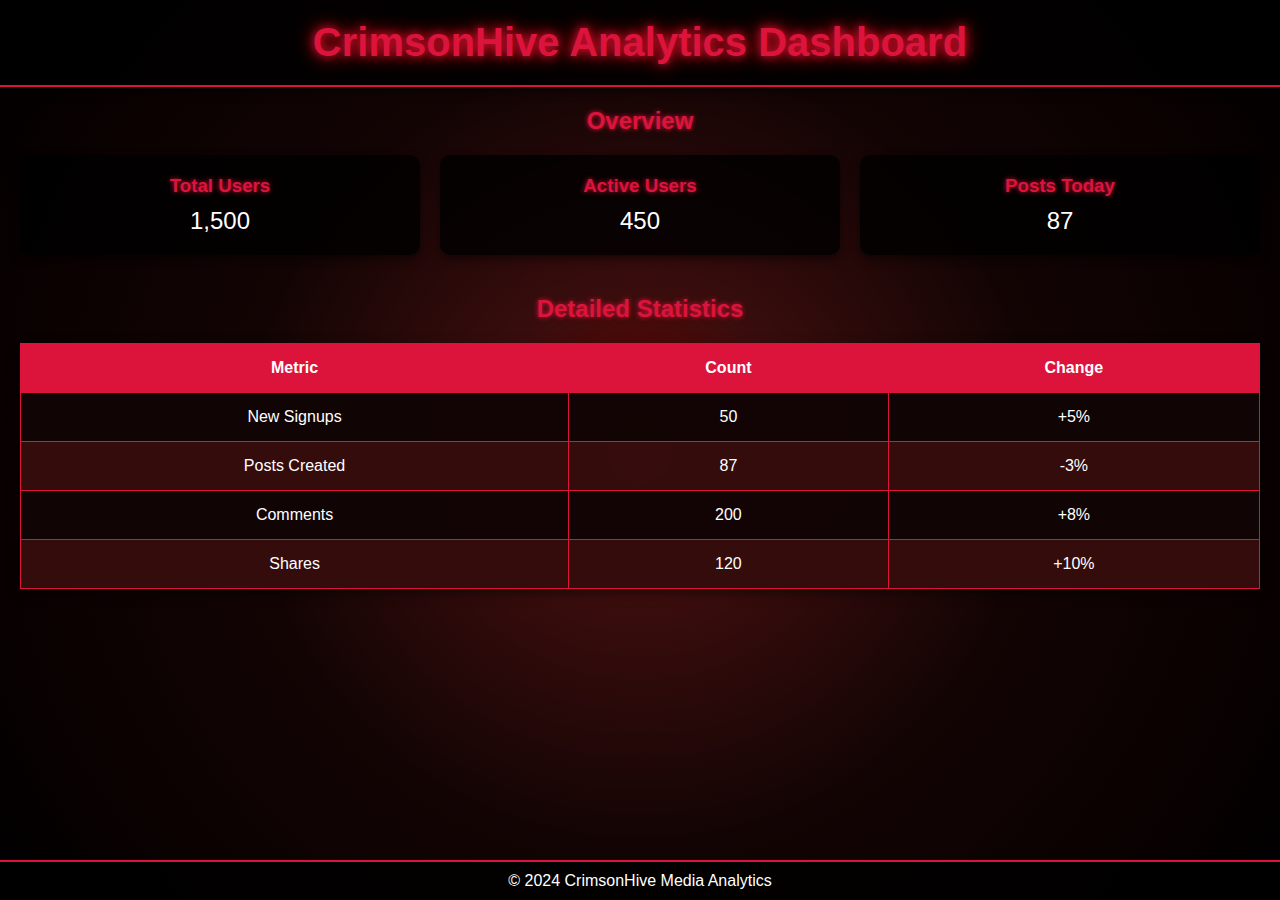
<file: analytics.html>
<!DOCTYPE html>
<html lang="en">
<head>
    <meta charset="UTF-8">
    <meta name="viewport" content="width=device-width, initial-scale=1.0">
    <title>Analytics Dashboard</title>
    <link rel="stylesheet" href="analytics.css">
</head>
<body>
    <header>
        <h1>CrimsonHive Analytics Dashboard</h1>
    </header>
    <main>
        <section class="analytics-summary">
            <h2>Overview</h2>
            <div class="cards">
                <div class="card">
                    <h3>Total Users</h3>
                    <p id="total-users">1,500</p>
                </div>
                <div class="card">
                    <h3>Active Users</h3>
                    <p id="active-users">450</p>
                </div>
                <div class="card">
                    <h3>Posts Today</h3>
                    <p id="posts-today">87</p>
                </div>
            </div>
        </section>
        <section class="analytics-details">
            <h2>Detailed Statistics</h2>
            <table>
                <thead>
                    <tr>
                        <th>Metric</th>
                        <th>Count</th>
                        <th>Change</th>
                    </tr>
                </thead>
                <tbody id="analytics-data">
                    <tr>
                        <td>New Signups</td>
                        <td>50</td>
                        <td>+5%</td>
                    </tr>
                    <tr>
                        <td>Posts Created</td>
                        <td>87</td>
                        <td>-3%</td>
                    </tr>
                    <tr>
                        <td>Comments</td>
                        <td>200</td>
                        <td>+8%</td>
                    </tr>
                    <tr>
                        <td>Shares</td>
                        <td>120</td>
                        <td>+10%</td>
                    </tr>
                </tbody>
            </table>
        </section>
    </main>
    <footer>
        <p>© 2024 CrimsonHive Media Analytics</p>
    </footer>
</body>
</html>
</file>
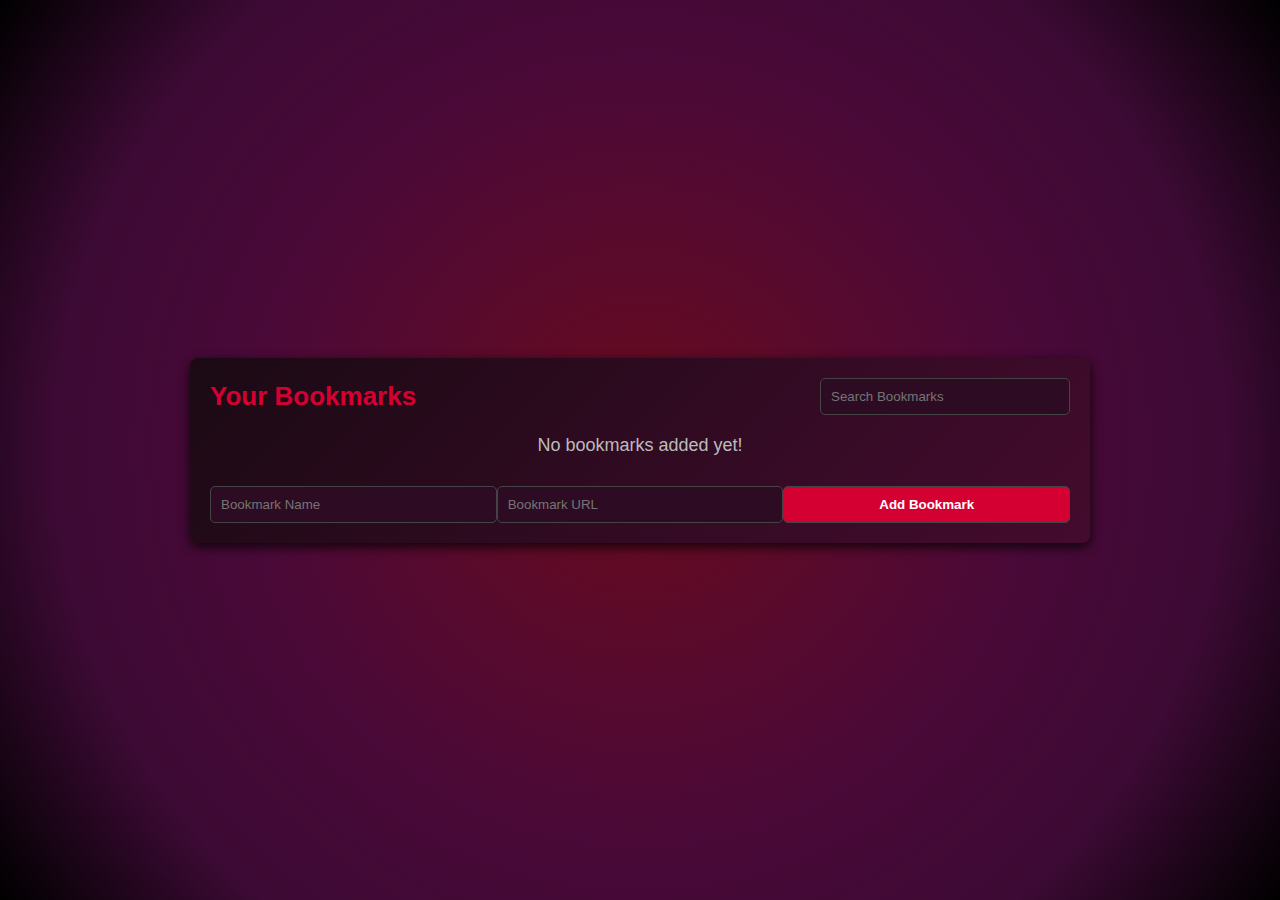
<file: bookmarks.html>
<!DOCTYPE html>
<html lang="en">
<head>
    <meta charset="UTF-8">
    <meta name="viewport" content="width=device-width, initial-scale=1.0">
    <title>Bookmarks</title>
    <link rel="stylesheet" href="bookmarks.css">
</head>
<body>

    <div class="container">
        <div class="header">
            <h1>Your Bookmarks</h1>
            <input type="text" id="search-input" placeholder="Search Bookmarks" />
        </div>

        <div id="no-bookmarks" class="no-bookmarks">
            <p>No bookmarks added yet!</p>
        </div>

        <div id="bookmark-list" class="bookmark-list">
            <!-- Bookmarks will be dynamically added here -->
        </div>

        <div class="add-bookmark">
            <input type="text" id="bookmark-name" placeholder="Bookmark Name">
            <input type="url" id="bookmark-url" placeholder="Bookmark URL">
            <button id="add-bookmark-btn">Add Bookmark</button>
        </div>
    </div>

    <script src="bookmarks.js"></script>
</body>
</html>
</file>
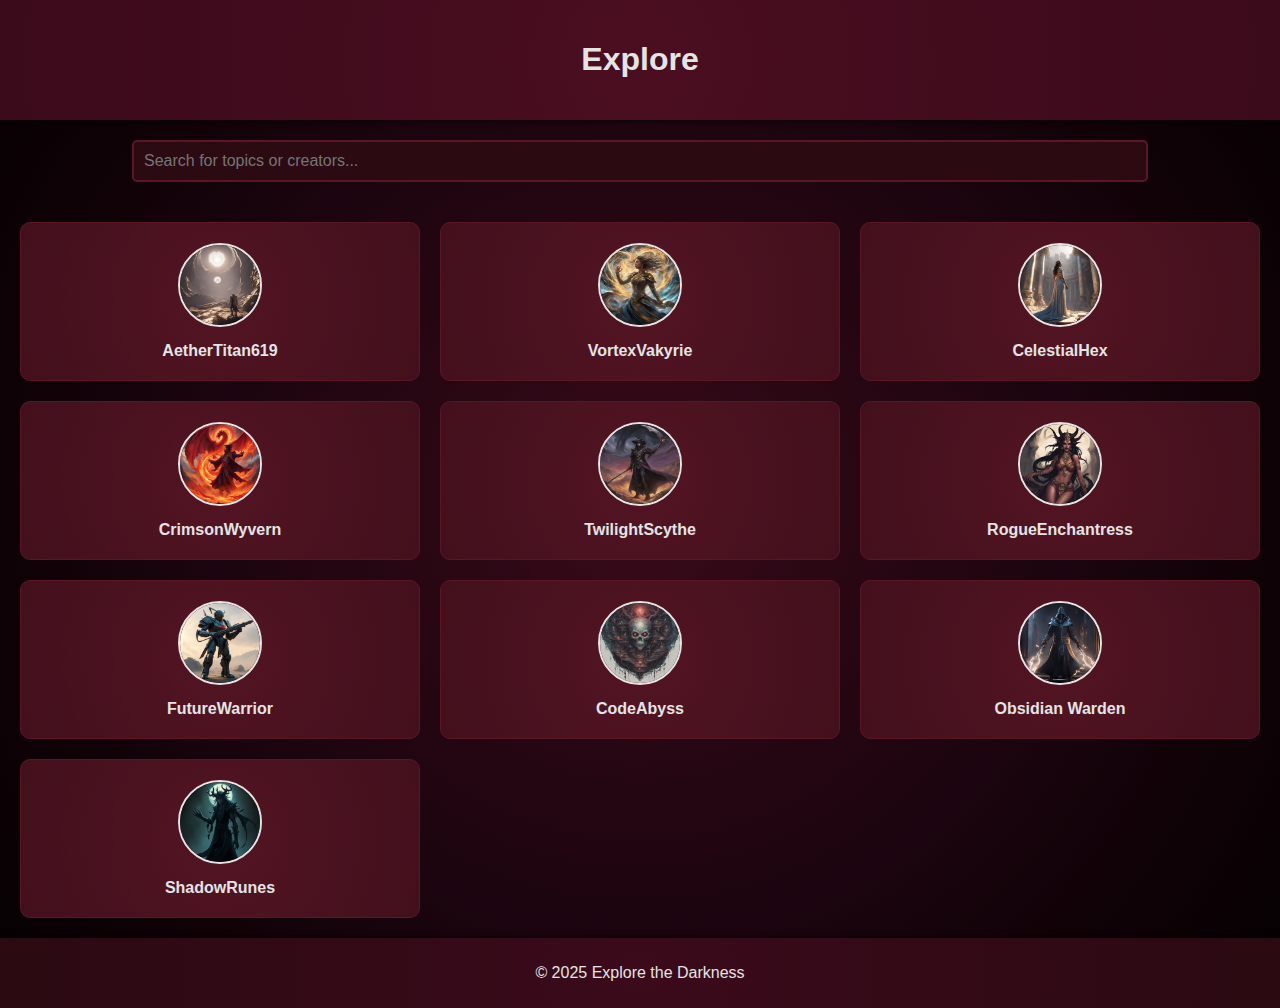
<file: explore.html>
<!DOCTYPE html>
<html lang="en">
<head>
    <meta charset="UTF-8">
    <meta name="viewport" content="width=device-width, initial-scale=1.0">
    <title>Explore</title>
    <link rel="stylesheet" href="explore.css">
</head>
<body>
    <header>
        <h1>Explore</h1>
    </header>
    <main>
        <section class="search-bar">
            <input type="text" id="search" placeholder="Search for topics or creators...">
        </section>
        <section class="explore-grid" id="explore-grid">
            <div class="explore-item">
                <div class="explore-image">
                    <img src="./images/profile-10.jpg" alt="Image">
                </div>
                AetherTitan619
            </div>
            <div class="explore-item">
                <div class="explore-image">
                    <img src="./images/profile-9.jpg" alt="Image">
                </div>
                VortexVakyrie
            </div>
            <div class="explore-item">
                <div class="explore-image">
                    <img src="./images/profile-8.jpg" alt="Image">
                </div>
                CelestialHex
            </div>
            <div class="explore-item">
                <div class="explore-image">
                    <img src="./images/profile-7.jpg" alt="Image">
                </div>
                CrimsonWyvern
            </div>
            <div class="explore-item">
                <div class="explore-image">
                    <img src="./images/profile-6.jpg" alt="Image">
                </div>
                TwilightScythe
            </div>
            <div class="explore-item">
                <div class="explore-image">
                    <img src="./images/story-3.jpg" alt="Image">
                </div>
                RogueEnchantress
            </div>
            <div class="explore-item">
                <div class="explore-image">
                    <img src="./images/profile-4.jpg" alt="Image">
                </div>
                FutureWarrior
            </div>
            <div class="explore-item">
                <div class="explore-image">
                    <img src="./images/profile-3.jpg" alt="Image">
                </div>
                CodeAbyss
            </div>
            <div class="explore-item">
                <div class="explore-image">
                    <img src="./images/profile-11.jpg" alt="Image">
                </div>
                Obsidian Warden
            </div>
            <div class="explore-item">
                <div class="explore-image">
                    <img src="./images/profile-2.jpg" alt="Image">
                </div>
                ShadowRunes
            </div>
        </section>
    </main>
    <footer>
        <p>© 2025 Explore the Darkness</p>
    </footer>
    <script src="explore.js"></script>
</body>
</html>
</file>
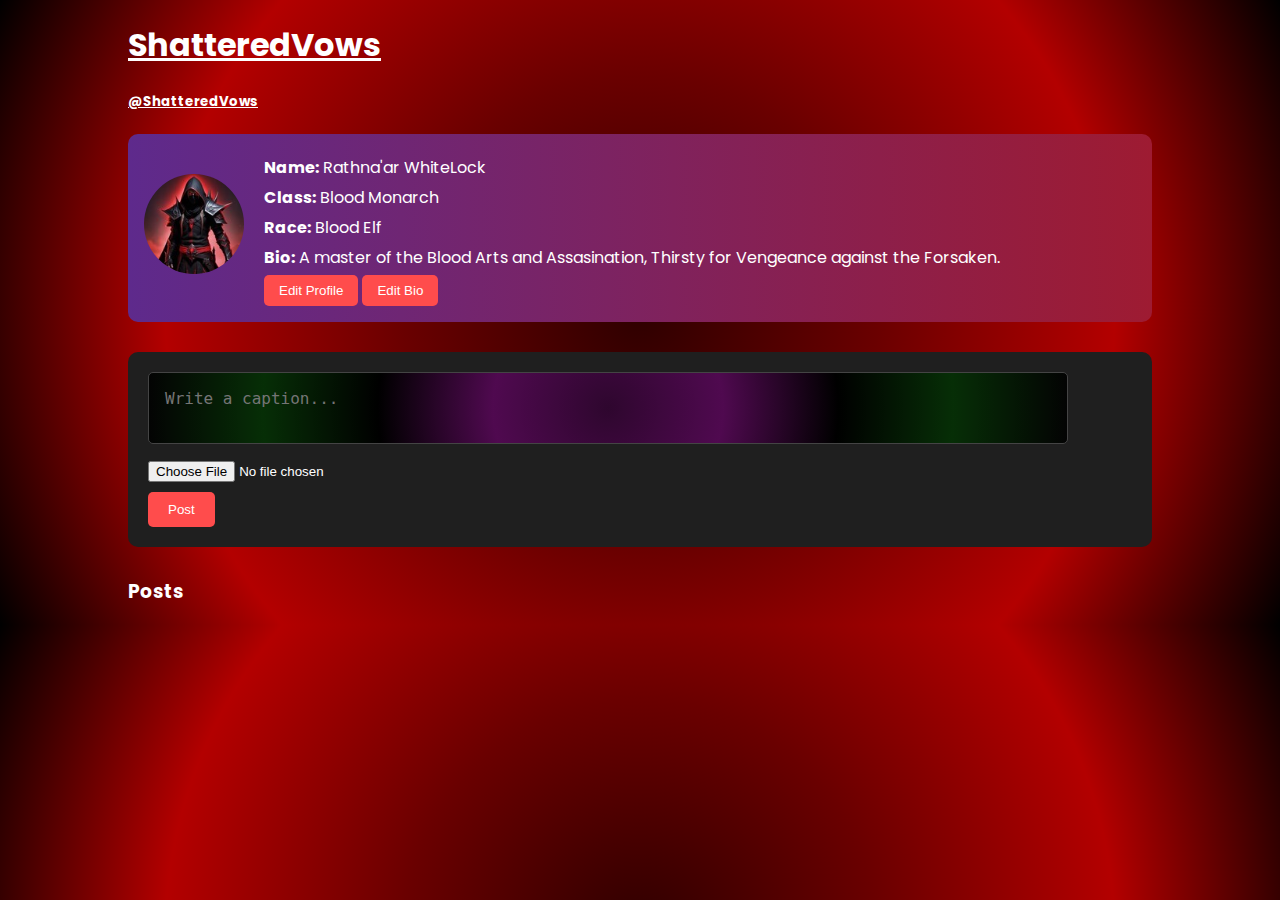
<file: profile.html>
<!DOCTYPE html>
<html lang="en">
<head>
    <meta charset="UTF-8">
    <meta name="viewport" content="width=device-width, initial-scale=1.0">
    <title>CrimsonHive - Profile</title>
    <link rel="stylesheet" href="https://unicons.iconscout.com/release/v2.1.6/css/unicons.css">
    <link rel="stylesheet" href="profile.css">
</head>
<body>
    <div class="profile-container">
        <header>
            <h1><u>ShatteredVows</h1>
            <h5>@ShatteredVows</h5></u>
        </header>
        
        <section class="profile-header">
            <div class="profile-photo">
                <img id="profile-img" src="./images/profile-1.jpg" alt="Profile Photo">
                <input type="file" id="profile-photo-input" accept="image/*" style="display: none;">
            </div>
            <div class="profile-details">
                <p><strong>Name:</strong> <span id="username">Rathna'ar WhiteLock</span></p>
                <p><strong>Class:</strong> <span id="user-class">Blood Monarch</span></p>
                <p><strong>Race:</strong> Blood Elf</p>
                <p><strong>Bio:</strong> <span id="user-bio">A master of the Blood Arts and Assasination, Thirsty for Vengeance against the Forsaken.</span></p>
                <button id="edit-btn">Edit Profile</button>
                <button id="edit-bio-btn">Edit Bio</button>
            </div>
        </section>

        <!-- New Post Section -->
        <section class="new-post-container">
            <textarea id="post-caption" placeholder="Write a caption..."></textarea>
            <input type="file" id="post-image" accept="image/*">
            <button id="post-btn">Post</button>
        </section>

        <!-- Posts Section -->
        <section class="posts-section">
            <h3>Posts</h3>
            <!-- Posts will be appended here dynamically -->
        </section>
    </div>

    <script src="profile.js"></script>
</body>
</html>
</file>
<file: index.css>
@import url('https://fonts.googleapis.com/css2?family=Poppins:ital,wght@1,300;1,400;1,500;1,600&display=swap');

/* Root Variables */
:root {
    --primary-color-hue: 0;
    --black-color-lightness:3%;
    --dark-color-lightness:20%;
    --light-color-lightness:60%;

    --color-white: hsl(50, 15%, 92%); /* Faded parchment with a slight ethereal glow */
    --color-primary: hsl(var(--primary-color-hue), 40%, 25%); /* Dark, rich leather brown with a mystical tone */
    --color-danger: hsl(0, 70%, 30%); /* Deep blood red, with more intensity */
    --color-secondary: hsl(45, 60%, 40%); /* Aged, regal gold with a dim glow */
    --color-light: hsl(35, 20%, var(--light-color-lightness)); /* Soft, muted sandstone beige with ancient feel */
    --color-dark: hsl(0, 0%, var(--dark-color-lightness)); /* Dim charcoal black with more subtle tone */
    --color-gray: hsl(0, 0%, 45%); /* Weathered gray stone with a hint of ash */
    --color-success: hsl(120, 40%, 35%); /* Deep forest green with a slight necromantic touch */
    --color-black: hsl(0, 0%, var(--black-color-lightness)); /* Abyssal black, the void-like contrast */


    
    /* Paddings and Spacing */
    --border-radius: 2rem;
    --card-border-radius: 1rem;
    --btn-padding: 0.6rem 2rem;
    --search-padding: 0.6rem 1rem;
    --card-padding: 1rem;

    --sticky-top-left: 5.4rem;
    --sticky-top-right: -18rem;
    --sticky-bottom-right: 2rem;
    
}

*,
*::before,
*::after {
    margin: 0;
    padding: 0;
    outline: 0;
    box-sizing: border-box;
    text-decoration: none;
    list-style: none;
    border: none;
}

/* Body Styling */
body {
    font-family: "Poppins",sans-serif;
    background: var(--color-light);
    color: var(--color-dark);
    overflow-x: hidden;
}

.text-primary{
    color: var(--color-primary);
}

.text-muted{
    color: var(--color-gray);
}

/* Navigation Bar */
nav {
    background: var(--color-danger);
    color: #fff;
    padding: 10px 20px;
    box-shadow: 0 2px 5px rgba(0, 0, 0, 0.1);
    border-radius: var(--card-border-radius);
}

nav .container {
    display: flex;
    justify-content: space-between;
    align-items: center;
}

/* Logo */
nav .logo {
    font-size: 1.5rem;
    font-weight: bold;
}

/* Search Bar */
.search-bar {
    display: flex;
    align-items: center;
    background: var(--color-light);
    border-radius: var(--border-radius);
    padding: var(--search-padding);
}

nav .search-bar i {
    color: #aaa;
    margin-right: 10px;
}

.search-bar input[type="search"] {
    width: 30vw;
    background: transparent;
    margin-left: 1rem;
    font-size: 0.9rem;
    color: var(--color-dark);
}

/* Create Section */
nav .create {
    display: flex;
    align-items: center;
    gap: 10px;
}


.btn{
    background: var(--color-gray);
    color: #fff;
    padding: var(--btn-padding);
    border: none;
    border-radius: var(--border-radius);
    cursor: pointer;
    font-size: 0.9rem;
    transition: background-color 0.3s ease;
}

.btn:hover{
    background: var(--color-secondary);
}

.btn-primary {
    background: var(--color-primary);
    color: #fff;
    padding: var(--btn-padding);
    border: none;
    border-radius: var(--border-radius);
    cursor: pointer;
    font-size: 0.9rem;
    transition: background-color 0.3s ease;
}

.btn-primary:hover {
    background: var(--color-secondary);
}

.profile-picture img {
    width: 40px;
    height: 40px;
    border-radius: 50%;
    object-fit: cover;
}

/*=======MAIN=======*/
main{
    position: relative;
    top: 5.4rem;
}

main .container{
    display: grid;
    grid-template-columns: 18vw auto 23vw;
    column-gap: 1rem;
    position: relative;
}

/*=====LEFT======*/
main .container .left{
    height: max-content;
    position: sticky;
    top: var(--sticky-top-left);
}

main .container .left .profile{
    padding: var(--card-padding);
    background: var(--color-primary);
    border-radius: var(--card-border-radius);
    display: flex;
    align-items: center;
    column-gap: 0.7rem;
    width: 100%;
}

/*======SIDEBAR=======*/
.left .sidebar{
    margin-top: 1.5rem;
    margin-bottom: 1rem;
    margin-left: 0.5rem;
    background: var(--color-primary);
    border: solid 2px var(--color-primary);
    border-radius: var(--card-border-radius);
}

.left .sidebar .menu-item{
    display: flex;
    align-items: center;
    height: 4rem;
    cursor: pointer;
    transition: all 300ms ease;
    position: relative;
}

.left .sidebar .menu-item:hover{
    background: var(--color-secondary);
}

.left .sidebar i{
    font-size: 1.4rem;
    color: var(--color-gray);
    margin-left: 2rem;
    position: relative;
}

.left .sidebar i .notification-count{
    background: var(--color-danger);
    color: white;
    font-size: 0.6rem;
    width: fit-content;
    border-radius: 0.8rem;
    padding: 0.1rem 0.4rem;
    position: absolute;
    top: -0.2rem;
    right: -0.3rem;
}

.left .sidebar h3{
    margin-left: 1.5rem;
    font-size: 1rem;
}

.left .sidebar .active{
    background: var(--color-light);
}

.left .sidebar .active i, .left .sidebar .active h3{
    color: var(--color-primary);
}

.left .sidebar .active::before{
    content: "";
    display: block;
    width: 0.5rem;
    height: 100%;
    position: absolute;
    background: var(--color-primary);
}

.left .sidebar .menu-item:first-child.active{
    border-top-left-radius: var(--card-border-radius);
    border-top-right-radius: var(--card-border-radius);
    overflow: hidden;
}

.left .sidebar .menu-item:last-child.active{
    border-bottom-left-radius: var(--card-border-radius);
    border-bottom-right-radius: var(--card-border-radius);
    overflow: hidden;
}


/*=====NOTIFICATION POPUP*======*/
.left .notifications-popup{
    position: absolute;
    top: 0;
    left: 110%;
    width: 30rem;
    background: rgba(255, 255, 255, 0.5);;
    border-radius: var(--card-border-radius);
    padding: var(--card-padding);
    box-shadow: 0 0 2rem hsl(var(--color-primary), 75%, 60%, 25%);
    z-index: 8;
    display: none;
}

.left .notifications-popup::before{
    content: "";
    width: 1.2rem;
    height: 1.2rem;
    display: block;
    background: var(--color-white);
    position: absolute;
    left: -0.6rem;
    transform: rotate(45deg);
}

.left .notifications-popup > div{
    display: flex;
    flex-direction: column;
    align-items: start;
    gap: 1rem;
    margin-bottom: 1rem;
}

.left .notifications-popup small{
    display: block;
}

/*=======MIDDLE========*/
.middle .stories{
    display: flex;
    align-self: center;
    justify-content: space-between;
    height: 12rem;
    width: 91%;
    gap: 0.5rem;
}

.middle .stories .story{
    padding: var(--card-padding);
    border-radius: var(--card-border-radius);
    display: flex;
    flex-direction: column;
    justify-content: space-between;
    align-items: center;
    color: white;
    font-size: 0.75rem;
    position: relative;
    overflow: hidden;
    flex: 1;
    min-width: 6rem;
    max-width: 8rem;
    box-shadow: 0 0 0.25rem red;
}

.middle .stories .story::before{
    content: "";
    display: block;
    width: 100%;
    height: 5rem;
    background: linear-gradient(transparent,rgba(0, 0, 0 ,0.75));
    position: absolute;
    bottom: 0;
}

.middle .stories .story .name{
    z-index: 2;
}

.middle .stories .story:nth-child(1){
    background: url(./images/story-1.jpg)
    no-repeat center center/cover;
}
.middle .stories .story:nth-child(2){
    background: url(./images/story-2.jpg)
    no-repeat center center/cover;
}
.middle .stories .story:nth-child(3){
    background: url(./images/story-3.jpg)
    no-repeat center center/cover;
}
.middle .stories .story:nth-child(4){
    background: url(./images/story-4.jpg)
    no-repeat center center/cover;
}
.middle .stories .story:nth-child(5){
    background: url(./images/story-5.jpg)
    no-repeat center center/cover;
}

.middle .stories .story:nth-child(6){
    background: url(./images/story-6.jpg)
    no-repeat center center/cover;
}

.middle .stories .profile-picture{
    width: 2rem;
    height: 2rem;
    align-self: start;
    border: 3px solid var(--color-primary);
}

/*=======CREATE POST=======*/
.middle .create-post{
    width: 100%;
    display: flex;
    align-items: center;
    justify-content: space-between;
    margin-top: 1.5rem;
    background: var(--color-white);
    padding: 0.4rem var(--card-padding);
    border-radius: var(--border-radius);
    max-width: 55rem;
}

.middle .create-post input[type="text"]{
    justify-self: start;
    width: 100%;
    padding-left: 1rem;
    background: transparent;
    color: var(--color-dark);
    margin-right: 1rem;
}

/*=====FEEDS=====*/
.middle .feeds .feed{
    background: var(--color-white);
    border-radius: var(--card-border-radius);
    padding: var(--card-padding);
    margin: 1rem 0;
    font-size: 0.85rem;
    line-height: 1.5;
    max-width: 55rem;
}


.middle .feeds .feed .head{
    display: flex;
    justify-content: space-between;
}

.middle .feed .user{
    display: flex;
    gap: 1rem;
}

.middle .feed .photo{
    border-radius: var(--card-border-radius);
    overflow: hidden;
    margin: 0.7rem 0;
    object-fit: cover;
    align-items: center;
}

.middle .feed .action-button{
    display: flex;
    justify-content: space-between;
    align-items: center;
    font-size: 2rem;
    margin: 0.6rem;
}

.middle .liked-by{
    display: flex;
}

.middle .liked-by span{
    width: 1.4rem;
    height: 1.4rem;
    display: block;
    border-radius: 50%;
    overflow: hidden;
    border: 2px solid var(--color-white);
    margin-left: -0.6rem;
    position: relative;
}

.liked-by span img{
    position: absolute; /* Allows precise control */
    width: 100%;
    height: 100%;
    top: 0;
    left: 0;
    object-fit: cover; /* Ensures the image covers the circle perfectly */
}

.middle .liked-by span:first-child{
    margin: 0;
}

.middle .liked-by p{
    margin-left: 0.5rem;
}

/*=======RIGHT=======*/
main .container .right{
    height: max-content;
    position: sticky;
    top: var(--sticky-top-right);
    bottom: 0;
    margin-right: 0.5rem;
}

.right .messages{
    background: var(--color-white);
    border-radius: var(--card-border-radius);
    padding: var(--card-padding);
}

.right .messages .heading{
    display: flex;
    align-items: center;
    justify-content: space-between;
    margin-bottom: 1rem;
}

.right .messages i{
    font-size: 1.4rem;
}

.right .messages .search-bar{
    display: flex;
    margin-bottom: 1rem;
}

.right .messages .category{
    display: flex;
    justify-content: space-between;
    margin-bottom: 1rem;
}

.right .messages .category h6{
    width: 100%;
    text-align: center;
    border-bottom: 4px solid var(--color-gray);
    padding-bottom: 0.5rem;
    font-size: 0.85rem;
}

.right .messages .category .active{
    border-color: var(--color-black);
}

.right .messages .message-requests{
    color: var(--color-secondary);
}

.right .messages .message{
    display: flex;
    gap: 1rem;
    margin-bottom: 1rem;
    align-items: start;
}

.right .message .profile-picture{
    position: relative;
    overflow: visible;
}

.right .profile-picture img{
    border-radius: 50%;
}

.right .messages .message:last-child{
    margin: 0;
}

.right .messages .message p{
    font-size: 0.8rem;
}

.right .messages .message .profile-picture .active{
    width: 0.8rem;
    height: 0.8rem;
    border-radius: 50%;
    border:3px solid green;
    background: rgb(7, 173, 7);
    position: absolute;
    bottom: 0;
    right: 0;
}

/*===========FRIEND REQUESTS=============*/
.right .friend-requests{
    margin-top: 1rem;
}

.right .friend-requests h4{
    color: var(--color-gray);
    margin: 1rem 0;
}

.right .request{
    background: var(--color-light);
    padding: var(--card-padding);
    border-radius: var(--card-border-radius);
    margin-bottom: 0.7rem;
}

.right .request .info{
    display: flex;
    gap: 1rem;
    margin-bottom: 1rem;
}

.right .request .action{
    display: flex;
    gap: 1rem;
}


/*===========THEME CUSTOMIZATION==============*/
.customize-theme{
    background: rgba(255, 255, 255, 0.5);
    width: 100vw;
    height: 100vh;
    position: fixed;
    top: 0;
    left: 0;
    z-index: 100;
    text-align: center;
    display: grid;
    place-items: center;
    font-size: 0.9rem;
    display: none;
}



.customize-theme .card{
    background: var(--color-white);
    padding: 3rem;
    border-radius: var(--card-border-radius);
    width: 40%;
    box-shadow: 0 0 1rem var(--color-primary);
}

/*=======FONT SIZE=======*/
.customize-theme .font-size{
    margin-top: 5rem;
}

.customize-theme .font-size > div{
    display: flex;
    justify-content: space-between;
    align-items: center;
    background: var(--color-light);
    padding: var(--search-padding);
    border-radius: var(--card-border-radius);
}

.customize-theme .choose-size{
    background: var(--color-secondary);
    height: 0.3rem;
    width: 100%;
    margin: 0 1rem;
    display: flex;
    justify-content: space-between;
    align-items: center;
}

.customize-theme .choose-size span{
    width: 1rem;
    height: 1rem;
    background: var(--color-secondary);
    border-radius: 50%;
    cursor: pointer;
}

.customize-theme .choose-size span.active{
    background: var(--color-primary);
}

.customize-theme .color{
    margin-top: 2rem;
}

.customize-theme .choose-color{
    background: var(--color-light);
    padding: var(--search-padding);
    border-radius: var(--card-border-radius);
    display: flex;
    align-items: center;
    justify-content: space-between;
}

.customize-theme .choose-color span{
    width: 2.2rem;
    height: 2.2rem;
    border-radius: 50%;
}

.customize-theme .choose-color span:nth-child(1){
    background: hsl(0, 65%, 35%) /* Crimson Vein */;
}

.customize-theme .choose-color span:nth-child(2){
    background: hsl(270, 50%, 30%) /*Ethereal Violet*/;
}

.customize-theme .choose-color span:nth-child(3){
    background: hsl(120, 50%, 25%) /* Deathly Green */;
}

.customize-theme .choose-color span:nth-child(4){
    background: hsl(45, 70%, 40%) /* Burnished Gold */;
}

.customize-theme .choose-color span:nth-child(5){
    background: hsl(220, 40%, 25%) /* Shadow Blue */;
}

.customize-theme .choose-color span.active{
    border: 5px solid wheat;
}

/*==========BACKGROUND===========*/
.customize-theme .background{
    margin-top: 2rem;
}

.customize-theme .choose-bg{
    display: flex;
    align-items: center;
    justify-content: space-between;
    gap: 1.5rem;
}

.customize-theme .choose-bg > div{
    padding: var(--card-padding);
    width: 100%;
    display: flex;
    align-items: center;
    font-size: 1rem;
    font-weight: bold;
    border-radius: 0.4rem;
    cursor: pointer;
}

.customize-theme .choose-bg > div.active{
    border: 2px solid var(--color-primary);
}

.customize-theme .choose-bg .bg-1{
    background-color: var(--color-light);
    color: black;
}

.customize-theme .choose-bg .bg-2{
    background-color: var(--color-dark);
    color: white;
}

.customize-theme .choose-bg .bg-3{
    background-color: var(--color-black);
    color: white;
}

.customize-theme .choose-bg > div span{
    width: 2rem;
    height: 2rem;
    border: 2px solid var(--color-gray);
    border-radius: 50%;
    margin-right: 1rem;
}

/*======================
MEDIA QUERIES FOOR SMALL LAPTOPS AND BIG TABLETS
======================*/
@media screen and (max-width: 1200px) {
    .container{
        width: 96%;
    }

    main .container{
        grid-template-columns: 5rem auto 30vw;
        gap: 1rem;
    }

    .left{
        width: 5rem;
        z-index: 5;
    }

    main .container .left .profile{
        display: none;
    }
    
    .sidebar h3{
        display: none;
    }

    .left .btn{
        display: none;
    }

    .customize-theme .card{
        width: 40%;
    }
}

/*=================
MEDIA QUERIES FOR SMALL TABLETS AND MOBILE PHONES
=================*/

@media screen and (max-width: 992px) {
    nav .search-bar{
        display: none;
    }

    main .container{
        grid-template-columns: 0 auto 5;
        gap: 0;
    }

    main .container .left{
        grid-column: 3/4;
        position: fixed;
        bottom: 0;
        right: 0;
    }

    .left .notifications-popup{
        display: absolute;
        left: -20rem;
        width: 20rem;
    }

    .left .notifications-popup::before{
        display: absolute;
        top: 1.3rem;
        left: calc(20rem-0.6rem);
        display: block;
    }

    main .container .left .sidebar > div h3{
        display: none;
    }

    main .container .middle{
        grid-column: 1/3;
    }

    main .container .right{
        display: none;
    }

    .customize-theme .card{
        width: 92vw;
    }
}
</file>
<file: bookmarks.css>
* {
    margin: 0;
    padding: 0;
    box-sizing: border-box;
}

body {
    font-family: 'Arial', sans-serif;
    background: radial-gradient(circle, #6a0b1d, #5a0a2b, #4a0938, #3c0a34, #000000); /* 5-shade gradient from dark red to black */
    color: #ddd; /* Light text color for contrast */
    display: flex;
    justify-content: center;
    align-items: center;
    height: 100vh;
    overflow: hidden;
}

.container {
    background: linear-gradient(135deg, #1b0a14, #440b2e); /* Dark blood red and deep purple gradient */
    width: 80%;
    max-width: 900px;
    padding: 20px;
    border-radius: 8px;
    box-shadow: 0 4px 12px rgba(0, 0, 0, 0.8); /* Dark shadow for the container */
}

.header {
    display: flex;
    justify-content: space-between;
    align-items: center;
    margin-bottom: 20px;
}

.header h1 {
    font-size: 26px;
    color: #d50032; /* Blood-red color for heading */
}

#search-input {
    padding: 10px;
    width: 250px;
    border: 1px solid #444; /* Dark border */
    border-radius: 5px;
    background-color: #2d0c23; /* Dark reddish purple background for input */
    color: #ddd; /* Light text color */
}

#search-input:focus {
    outline: none;
    border-color: #d50032; /* Red border on focus */
}

.no-bookmarks {
    text-align: center;
    font-size: 18px;
    color: #bbb;
}

.bookmark-list {
    display: grid;
    grid-template-columns: repeat(3, 1fr);
    gap: 20px;
    margin-top: 20px;
}

.bookmark-item {
    background: #3c0a34; /* Deep blood-red purple background */
    padding: 15px;
    border-radius: 8px;
    box-shadow: 0 4px 10px rgba(0, 0, 0, 0.7); /* Box shadow for the bookmark items */
    text-align: center;
    transition: transform 0.2s ease-in-out;
}

.bookmark-item:hover {
    transform: translateY(-5px);
    background-color: #5a0f46; /* Slightly lighter shade on hover */
}

.bookmark-item h3 {
    margin-bottom: 10px;
    font-size: 18px;
    color: #d50032; /* Blood-red for bookmark titles */
}

.bookmark-item a {
    color: #d50032;
    text-decoration: none;
    font-weight: bold;
}

.bookmark-item a:hover {
    text-decoration: underline;
}

.add-bookmark {
    display: flex;
    justify-content: space-between;
    margin-top: 30px;
}

.add-bookmark input {
    width: 48%;
    padding: 10px;
    border: 1px solid #444; /* Dark border */
    border-radius: 5px;
    background-color: #2d0c23; /* Dark reddish purple background for inputs */
    color: #ddd; /* Light text color */
}

.add-bookmark input:focus {
    outline: none;
    border-color: #d50032; /* Red border on focus */
}

.add-bookmark button {
    width: 48%;
    padding: 10px;
    border: 1px solid #444;
    border-radius: 5px;
    background: #d50032; /* Blood-red button */
    color: white;
    font-weight: bold;
    cursor: pointer;
    transition: background 0.2s ease-in-out;
}

.add-bookmark button:hover {
    background: #c0392b; /* Darker red on hover */
}

.add-bookmark button:active {
    background: #9b2d20; /* Darkest red when clicked */
}
</file>
<file: explore.css>
/* General Styling */
body {
    font-family: 'Verdana', sans-serif;
    margin: 0;
    color: #e4e4e4;
    background: radial-gradient(circle, #3b0a1b, #290713, #1d0510, #100207, #050103);
    min-height: 100vh;
    display: flex;
    flex-direction: column;
}

/* Header */
header {
    text-align: center;
    padding: 20px;
    background: radial-gradient(circle, #4a0e20, #3b0a1b);
    color: #e4e4e4;
    box-shadow: 0 2px 5px rgba(0, 0, 0, 0.5);
}

/* Search Bar */
.search-bar {
    text-align: center;
    padding: 20px;
}

.search-bar input {
    padding: 10px;
    width: 80%;
    border: 2px solid #5b1625;
    border-radius: 5px;
    background-color: #2b0a12;
    color: #e4e4e4;
    font-size: 16px;
}

.search-bar input:focus {
    outline: none;
    border-color: #ff2442;
}

/* Explore Grid */
.explore-grid {
    display: grid;
    grid-template-columns: repeat(3, 1fr);
    gap: 20px;
    padding: 20px;
}

/* Individual Explore Item */
.explore-item {
    background: radial-gradient(circle, #531423, #42101c);
    border: 1px solid #5b1625;
    padding: 20px;
    border-radius: 10px;
    text-align: center;
    font-weight: bold;
    transition: transform 0.3s, box-shadow 0.3s;
    cursor: pointer;
}

.explore-item:hover {
    transform: scale(1.05);
    box-shadow: 0 5px 15px rgba(255, 36, 66, 0.4);
}

/* Circular Image */
.explore-image {
    width: 80px;
    height: 80px;
    margin: 0 auto 15px;
    overflow: hidden;
    border-radius: 50%;
    border: 2px solid #e4e4e4;
}

.explore-image img {
    width: 100%;
    height: 100%;
    object-fit: cover;
}

/* Footer */
footer {
    text-align: center;
    padding: 10px;
    background: radial-gradient(circle, #3b0a1b, #2b0a12);
    color: #e4e4e4;
    box-shadow: 0 -2px 5px rgba(0, 0, 0, 0.5);
    margin-top: auto;
}
</file>
<file: profile.css>
@import url('https://fonts.googleapis.com/css2?family=Poppins:ital,wght@1,300;1,400;1,500;1,600&display=swap');

/* Body and basic layout */
body {
    font-family: "Poppins", sans-serif;
    margin: 0;
    padding: 0;
    background: radial-gradient(circle, #2e0000, #6a0000, #b30000, #000000);
    color: #fff;
    overflow-x: hidden;
}

/* Profile Container */
.profile-container {
    width: 80%;
    max-width: 1200px;
    margin: 0 auto;
}

/* Profile Section */
.profile-header {
    display: flex;
    align-items: center;
    margin-bottom: 30px;
    background: linear-gradient(to right, #5e2a8c, #9e1b32);
    padding: 1rem;
    border-radius: 10px;
    overflow: hidden;
}

.profile-photo img {
    width: 100px;
    height: 100px;
    border-radius: 50%;
    margin-right: 20px;
    cursor: pointer;
}

.profile-details p {
    margin: 5px 0;
}

#edit-btn, #edit-bio-btn {
    background-color: #ff4c4c;
    color: #fff;
    padding: 8px 15px;
    border: none;
    cursor: pointer;
    border-radius: 5px;
}

/* New Post Section */
.new-post-container {
    margin-top: 30px;
    margin-bottom: 30px;
    background-color: #1f1f1f;
    padding: 20px;
    border-radius: 10px;
    overflow: hidden;
}

textarea {
    width: 90%;
    padding: 1rem;
    margin-bottom: 10px;
    resize: none;
    background: radial-gradient(circle, 
    rgba(50, 0, 50, 0.8), 
    rgba(100, 0, 100, 0.7), 
    rgba(0, 0, 0, 1), 
    rgba(0, 50, 0, 0.8), 
    rgba(0, 0, 0, 0.9));
    color: #fff;
    border: 1px solid #444;
    border-radius: 5px;
    font-size: 16px;
}

input[type="file"] {
    display: block;
    margin-bottom: 10px;
}

#post-btn {
    background-color: #ff4c4c;
    color: #fff;
    padding: 10px 20px;
    border: none;
    cursor: pointer;
    border-radius: 5px;
}

/* Post Section */
.posts-section {
    margin-top: 30px;
}

.post {
    background-color: #1f1f1f;
    padding: 20px;
    border-radius: 10px;
    margin-bottom: 20px;
    position: relative;
}

.head {
    display: flex;
    align-items: center;
}

.user {
    display: flex;
    align-items: center;
}

.profile-picture img {
    width: 40px;
    height: 40px;
    border-radius: 50%;
    margin-right: 10px;
}

.ingo h3 {
    margin: 0;
    font-size: 18px;
    font-weight: bold;
}

.ingo small {
    color: #888;
    font-size: 14px;
}

.photo img {
    width: 100%;
    max-width: 600px;
    height: auto;
    border-radius: 5px;
    margin-top: 15px;
    object-fit: cover; /* Ensure image fits correctly */
}

.caption {
    margin-top: 10px;
    font-size: 16px;
}

.caption b {
    font-weight: bold;
}

.caption .hash-tag {
    color: #ff4c4c;
}

.action-button {
    display: flex;
    justify-content: space-between;
    margin-top: 10px;
}

/* Interaction Buttons */
.interaction-buttons {
    display: flex;
    justify-content: flex-start;
    gap: 15px;
    margin-top: 10px;
    font-size: 1.5rem;
    color: #000000;
    width: 100%;
}

.interaction-buttons span {
    cursor: pointer;
    transition: color 0.3s ease;
}

.interaction-buttons .like-icon {
    color: #ff4c4c;
}

.interaction-buttons .comment-icon,
.interaction-buttons .share-icon {
    color: #555;
}

.interaction-buttons span:hover {
    color: #c31414;
}

.bookmark span {
    cursor: pointer;
}

.liked-by {
    margin-top: 15px;
    display: flex;
    align-items: center;
}

.liked-by span {
    width: 30px;
    height: 30px;
    margin-right: 5px;
    border-radius: 50%;
    overflow: hidden;
}

.liked-by p {
    margin-left: 10px;
    font-size: 14px;
}

.comments {
    color: #888;
    font-size: 14px;
    cursor: pointer;
}

/* Like button when active */
.like-icon.liked {
    color: #ff0000;
}

/* Post image hover effect */
.photo img:hover {
    opacity: 0.8;
}

/* Smooth transition for likes, comments, and shares */
.interaction-buttons span {
    transition: all 0.3s ease;
}
</file>
<file: analytics.css>
/* General reset */
* {
    margin: 0;
    padding: 0;
    box-sizing: border-box;
}

body {
    font-family: 'Arial', sans-serif;
    color: #fff;
    background: radial-gradient(circle, 
        rgba(109, 0, 0, 1) 0%,      /* Dark Crimson */
        rgba(58, 13, 13, 1) 20%,    /* Blood Red */
        rgba(19, 4, 4, 1) 50%,      /* Deep Maroon */
        rgba(10, 1, 1, 1) 80%,      /* Shadow Black */
        #000000 100%);              /* Pure Black */
    min-height: 100vh;
    display: flex;
    flex-direction: column;
    justify-content: space-between;
}

/* Header */
header {
    text-align: center;
    padding: 20px;
    background-color: rgba(0, 0, 0, 0.8);
    border-bottom: 2px solid crimson;
    box-shadow: 0 4px 8px rgba(0, 0, 0, 0.5);
}

header h1 {
    font-size: 2.5rem;
    color: crimson;
    text-shadow: 0 0 10px crimson, 0 0 20px red;
}

/* Main Section */
main {
    flex: 1;
    padding: 20px;
}

.analytics-summary {
    margin-bottom: 40px;
}

.analytics-summary h2,
.analytics-details h2 {
    margin-bottom: 20px;
    color: crimson;
    text-shadow: 0 0 5px crimson;
    text-align: center;
}

.cards {
    display: flex;
    justify-content: space-around;
    gap: 20px;
}

.card {
    flex: 1;
    padding: 20px;
    background-color: rgba(0, 0, 0, 0.8);
    border-radius: 10px;
    box-shadow: 0 4px 10px rgba(0, 0, 0, 0.5);
    text-align: center;
}

.card h3 {
    margin-bottom: 10px;
    color: crimson;
    text-shadow: 0 0 5px crimson;
}

.card p {
    font-size: 1.5rem;
    color: #fff;
}

/* Table */
.analytics-details table {
    width: 100%;
    border-collapse: collapse;
    margin-top: 20px;
    box-shadow: 0 4px 10px rgba(0, 0, 0, 0.5);
    background-color: rgba(0, 0, 0, 0.8);
}

.analytics-details table th,
.analytics-details table td {
    padding: 15px;
    text-align: center;
    color: #fff;
    border: 1px solid crimson;
}

.analytics-details table th {
    background-color: crimson;
    color: #fff;
}

.analytics-details table tr:nth-child(odd) {
    background-color: rgba(19, 4, 4, 0.9);
}

.analytics-details table tr:nth-child(even) {
    background-color: rgba(58, 13, 13, 0.9);
}

/* Footer */
footer {
    text-align: center;
    padding: 10px;
    background-color: rgba(0, 0, 0, 0.8);
    color: #fff;
    border-top: 2px solid crimson;
}
</file>
